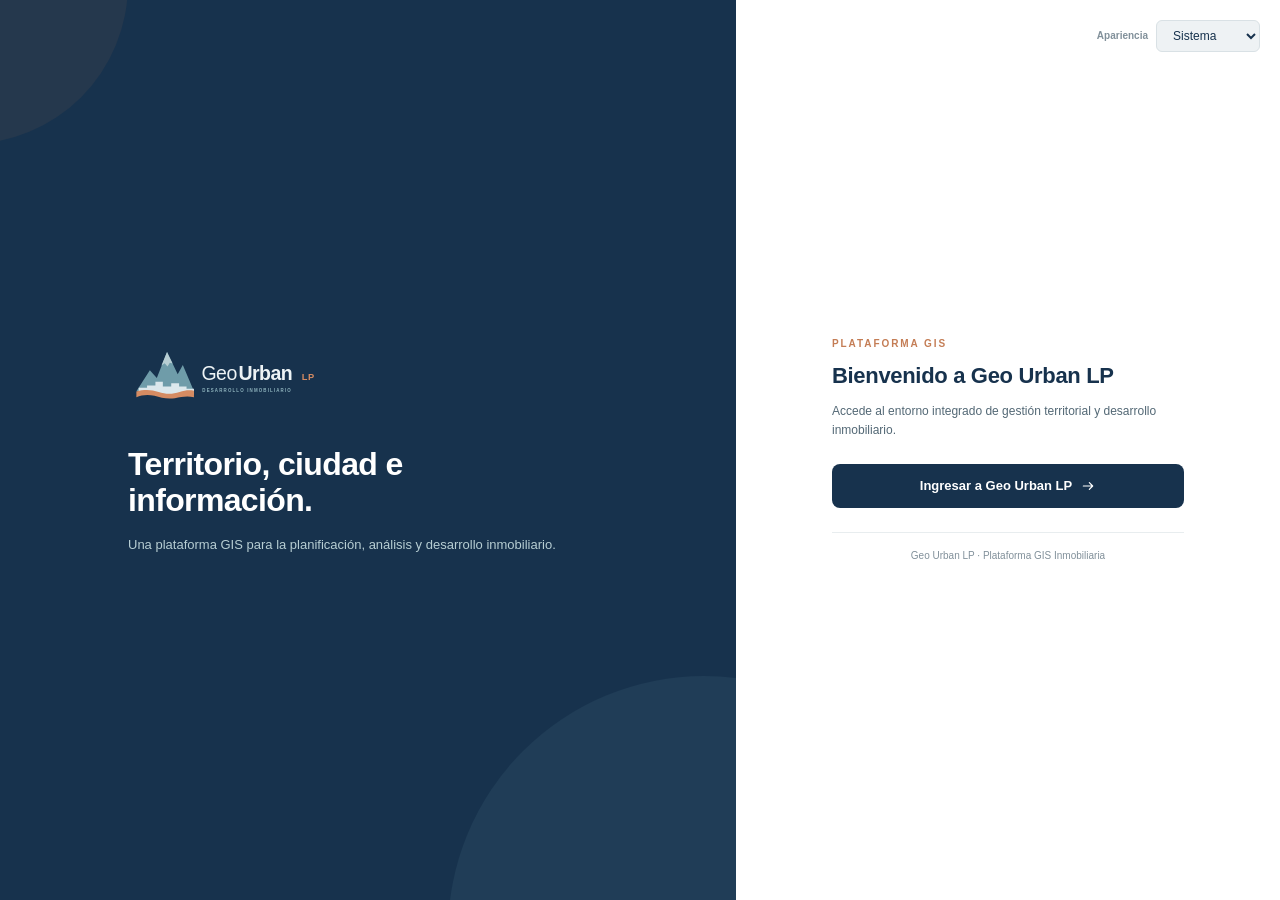
<file: index.html>
<!DOCTYPE html>
<html lang="es">

<head>
    <meta charset="UTF-8">
    <meta name="viewport" content="width=device-width, initial-scale=1.0">
    <meta name="description" content="Geo Urban LP - Plataforma de Desarrollo Inmobiliario">
    <title>Geo Urban LP | Iniciar sesión</title>

    <!-- Favicon -->
    <link rel="icon" href="frontend/assets/icons/geourbanlp-light-icon.svg" type="image/svg+xml">

    <!-- Stylesheets -->
    <link rel="stylesheet" href="index.css">
</head>
<body>
    <main class="login">
        <section class="login-brand">
            <div class="login-brand-content">
                <div class="login-logo">
                    <img
                        src="frontend/assets/icons/geourbanlp-dark-logo.svg"
                        alt=""
                        aria-hidden="true"
                        class="login-logo-image login-logo-dark">
                </div>
                <div class="login-brand-description">
                    <h1>Territorio, ciudad e información.</h1>
                    <p>
                        Una plataforma GIS para la planificación,
                        análisis y desarrollo inmobiliario.
                    </p>
                </div>
            </div>
        </section>
        <section class="login-access">
            <div class="login-theme">
                <label for="select-theme">
                    Apariencia
                </label>
                <select id="select-theme" aria-label="Seleccionar apariencia">
                    <option value="system">Sistema</option>
                    <option value="light">Claro</option>
                    <option value="dark">Oscuro</option>
                </select>
            </div>
            <div class="login-access-content">
                <div class="login-access-header">
                    <span class="login-access-label">
                        PLATAFORMA GIS
                    </span>
                    <h2>Bienvenido a Geo Urban LP</h2>
                    <p>
                        Accede al entorno integrado de gestión territorial
                        y desarrollo inmobiliario.
                    </p>
                </div>
                <button id="btn-ingresar" class="btn-login" type="button">
                    <span>Ingresar a Geo Urban LP</span>
                    <svg viewBox="0 0 24 24" fill="none" aria-hidden="true">
                        <path
                            d="M5 12H19 M14 7L19 12L14 17"
                            stroke="currentColor"
                            stroke-width="1.8"
                            stroke-linecap="round"
                            stroke-linejoin="round"/>
                    </svg>
                </button>
                <div class="login-access-footer">
                    Geo Urban LP · Plataforma GIS Inmobiliaria
                </div>
            </div>
        </section>
    </main>
    <!-- Scripts -->
    <script src="frontend/shared/js/theme.js"></script>
    <script src="index.js"></script>

</body>
</html>
</file>
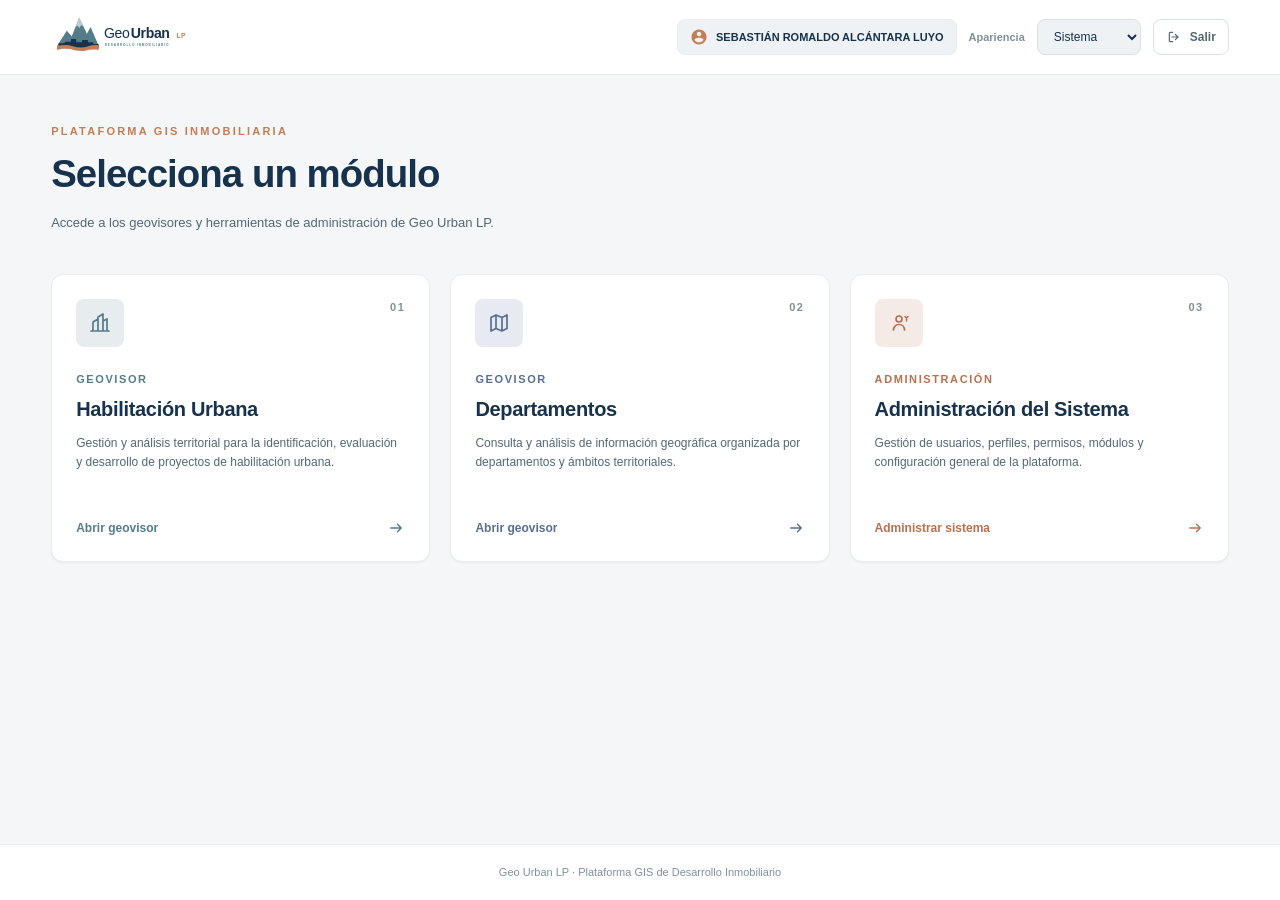
<file: frontend/modules/modules.html>
<!DOCTYPE html>
<html lang="es">

<head>
    <meta charset="UTF-8">
    <meta 
        name="viewport" 
        content="width=device-width, initial-scale=1.0">

    <meta
        name="description"
        content="Geo Urban LP - Plataforma GIS para el desarrollo inmobiliario">

    <title>Geo Urban LP | Módulos</title>

    <!-- Favicon -->
    <link rel="icon" href="../assets/icons/geourbanlp-light-icon.svg" type="image/svg+xml">

    <!-- Stylesheets -->
    <link rel="stylesheet" href="https://fonts.googleapis.com/icon?family=Material+Icons">
    <link rel="stylesheet" href="../shared/css/styles.css">
    <link rel="stylesheet" href="../shared/css/basic.css">
    <link rel="stylesheet" href="../shared/css/messages.css">
    <link rel="stylesheet" href="modules.css">
</head>

<body>
    <header class="modules-header">

        <a
            href="modules.html"
            class="modules-brand"
            aria-label="Ir al inicio de Geo Urban LP">

            <img
                src="../assets/icons/geourbanlp-light-logo.svg"
                alt="Geo Urban LP"
                class="modules-logo modules-logo-light">

            <img
                src="../assets/icons/geourbanlp-dark-logo.svg"
                alt=""
                aria-hidden="true"
                class="modules-logo modules-logo-dark">

        </a>

        <div class="modules-header-actions">

            <div class="user-welcome" aria-label="Usuario">
                <span class="material-icons" aria-hidden="true">account_circle</span>
                <strong data-demo-user-name>SEBASTIÁN ROMALDO ALCÁNTARA LUYO</strong>
            </div>

            <label
                for="select-theme"
                class="theme-label">
                Apariencia
            </label>

            <select
                id="select-theme"
                class="theme-select"
                aria-label="Seleccionar apariencia">

                <option value="system">
                    Sistema
                </option>

                <option value="light">
                    Claro
                </option>

                <option value="dark">
                    Oscuro
                </option>

            </select>

            <button
                id="btn-logout"
                class="btn-logout"
                type="button">

                <svg
                    viewBox="0 0 24 24"
                    fill="none"
                    aria-hidden="true">

                    <path
                        d="M10 5H6.5A1.5 1.5 0 0 0 5 6.5V17.5A1.5 1.5 0 0 0 6.5 19H10M14 8L18 12M18 12L14 16M18 12H9"
                        stroke="currentColor"
                        stroke-width="1.8"
                        stroke-linecap="round"
                        stroke-linejoin="round"/>

                </svg>

                <span>Salir</span>

            </button>

        </div>

    </header>
    <main class="modules-main">
        <section class="modules-introduction">
            <span class="modules-eyebrow">
                PLATAFORMA GIS INMOBILIARIA
            </span>
            <h1>
                Selecciona un módulo
            </h1>
            <p>
                Accede a los geovisores y herramientas de administración
                de Geo Urban LP.
            </p>
        </section>
        <section class="modules-grid" aria-label="Módulos disponibles">
            <!-- =========================== -->
            <!-- HABILITACIÓN URBANA         -->
            <!-- =========================== -->
            <a
                href="../modules/m-habilitacion-urbana/m-habilitacion-urbana.html"
                class="module-card module-card-urban">

                <div class="module-card-header">

                    <div class="module-icon">

                        <svg
                            viewBox="0 0 24 24"
                            fill="none"
                            aria-hidden="true">

                            <path
                                d="M3 20H21
                                   M5 20V11L10 8V20
                                   M10 20V6L15 3V20
                                   M15 20V10L19 8V20"
                                stroke="currentColor"
                                stroke-width="1.7"
                                stroke-linecap="round"
                                stroke-linejoin="round"/>

                        </svg>

                    </div>

                    <span class="module-number">
                        01
                    </span>

                </div>

                <div class="module-card-content">

                    <span class="module-type">
                        GEOVISOR
                    </span>

                    <h2>
                        Habilitación Urbana
                    </h2>

                    <p>
                        Gestión y análisis territorial para la identificación,
                        evaluación y desarrollo de proyectos de habilitación urbana.
                    </p>

                </div>

                <div class="module-card-footer">

                    <span>
                        Abrir geovisor
                    </span>

                    <svg
                        viewBox="0 0 24 24"
                        fill="none"
                        aria-hidden="true">

                        <path
                            d="M5 12H19M14 7L19 12L14 17"
                            stroke="currentColor"
                            stroke-width="1.8"
                            stroke-linecap="round"
                            stroke-linejoin="round"/>

                    </svg>

                </div>

            </a>

            <!-- =========================== -->
            <!-- DEPARTAMENTOS               -->
            <!-- =========================== -->
            <a
                href="../modules/m-departamentos/m-departamentos.html"
                class="module-card module-card-departments">

                <div class="module-card-header">

                    <div class="module-icon">

                        <svg
                            viewBox="0 0 24 24"
                            fill="none"
                            aria-hidden="true">

                            <path
                                d="M4 6.5L9 4L15 6.5L20 4V17.5L15 20L9 17.5L4 20V6.5Z
                                   M9 4V17.5
                                   M15 6.5V20"
                                stroke="currentColor"
                                stroke-width="1.7"
                                stroke-linecap="round"
                                stroke-linejoin="round"/>

                        </svg>

                    </div>

                    <span class="module-number">
                        02
                    </span>

                </div>

                <div class="module-card-content">

                    <span class="module-type">
                        GEOVISOR
                    </span>

                    <h2>
                        Departamentos
                    </h2>

                    <p>
                        Consulta y análisis de información geográfica
                        organizada por departamentos y ámbitos territoriales.
                    </p>

                </div>

                <div class="module-card-footer">

                    <span>
                        Abrir geovisor
                    </span>

                    <svg
                        viewBox="0 0 24 24"
                        fill="none"
                        aria-hidden="true">

                        <path
                            d="M5 12H19M14 7L19 12L14 17"
                            stroke="currentColor"
                            stroke-width="1.8"
                            stroke-linecap="round"
                            stroke-linejoin="round"/>

                    </svg>

                </div>

            </a>

            <!-- =========================== -->
            <!-- ADMINISTRACIÓN              -->
            <!-- =========================== -->
            <a
                href="../modules/m-administracion/m-administracion.html"
                class="module-card module-card-admin">

                <div class="module-card-header">

                    <div class="module-icon">

                        <svg
                            viewBox="0 0 24 24"
                            fill="none"
                            aria-hidden="true">

                            <circle
                                cx="12"
                                cy="8"
                                r="3"
                                stroke="currentColor"
                                stroke-width="1.7"/>

                            <path
                                d="M6.5 19
                                   C6.5 15.8 8.8 13.5 12 13.5
                                   C15.2 13.5 17.5 15.8 17.5 19"
                                stroke="currentColor"
                                stroke-width="1.7"
                                stroke-linecap="round"/>

                            <path
                                d="M18 5.5L19.5 7
                                   M19.5 7L21 5.5
                                   M19.5 7V10"
                                stroke="currentColor"
                                stroke-width="1.5"
                                stroke-linecap="round"
                                stroke-linejoin="round"/>

                        </svg>

                    </div>

                    <span class="module-number">
                        03
                    </span>

                </div>

                <div class="module-card-content">

                    <span class="module-type">
                        ADMINISTRACIÓN
                    </span>

                    <h2>
                        Administración del Sistema
                    </h2>

                    <p>
                        Gestión de usuarios, perfiles, permisos,
                        módulos y configuración general de la plataforma.
                    </p>

                </div>

                <div class="module-card-footer">

                    <span>
                        Administrar sistema
                    </span>

                    <svg
                        viewBox="0 0 24 24"
                        fill="none"
                        aria-hidden="true">

                        <path
                            d="M5 12H19M14 7L19 12L14 17"
                            stroke="currentColor"
                            stroke-width="1.8"
                            stroke-linecap="round"
                            stroke-linejoin="round"/>

                    </svg>

                </div>

            </a>
        </section>

    </main>


    <footer class="modules-footer">

        <span>
            Geo Urban LP · Plataforma GIS de Desarrollo Inmobiliario
        </span>

    </footer>


    <!-- Scripts -->
    <script src="../shared/js/theme.js"></script>
    <script src="../shared/js/messages.js"></script>
    <script src="modules.js"></script>
    <script src="../shared/js/demo-profile.js"></script>

</body>

</html>
</file>
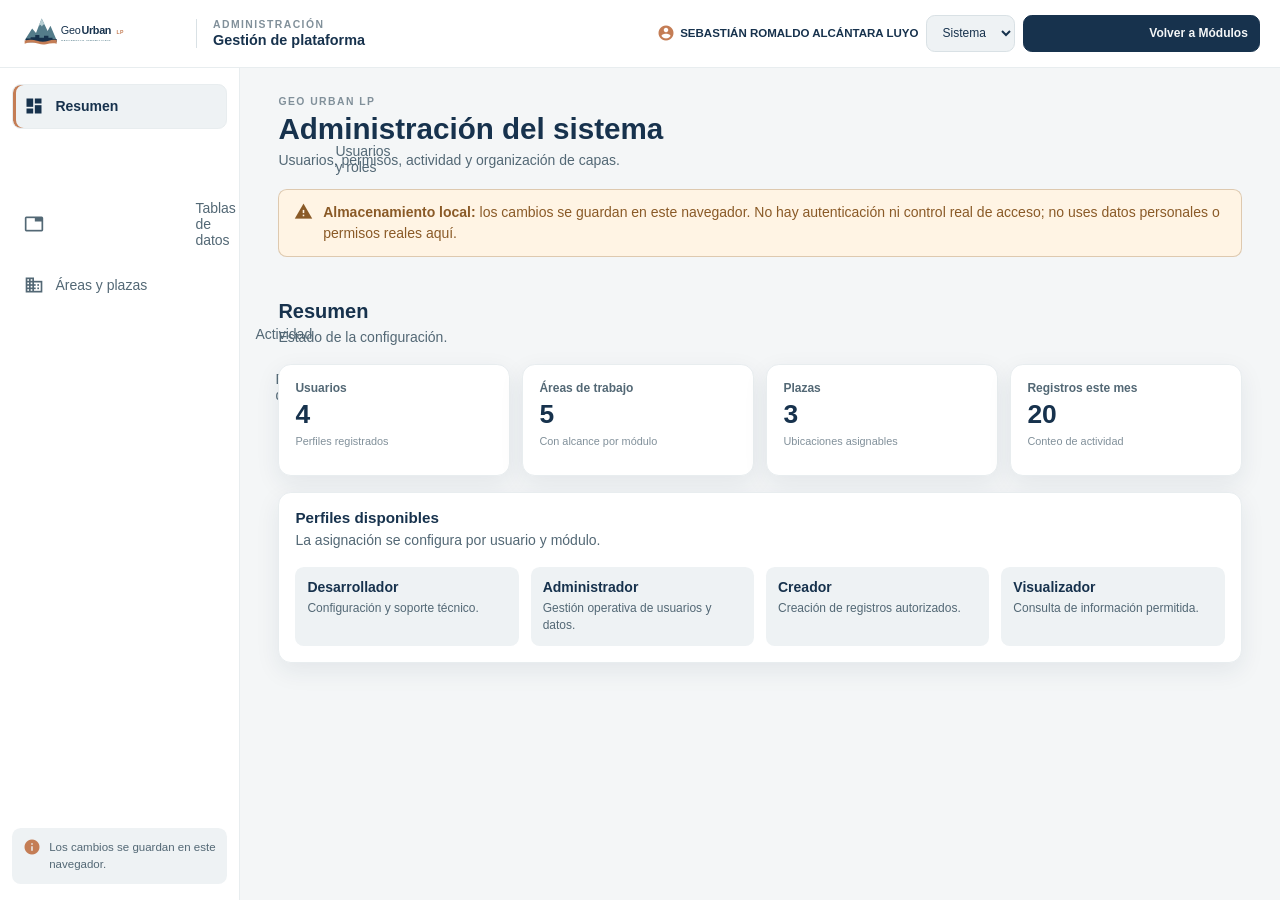
<file: frontend/modules/m-administracion/m-administracion.html>
<!DOCTYPE html>
<html lang="es">
<head>
    <meta charset="UTF-8">
    <meta name="viewport" content="width=device-width, initial-scale=1.0">
    <meta name="description" content="Administración de Geo Urban LP">
    <title>Geo Urban LP | Administración</title>
    <link rel="icon" href="../../assets/icons/geourbanlp-light-icon.svg" type="image/svg+xml">
    <link rel="stylesheet" href="https://fonts.googleapis.com/icon?family=Material+Icons">
    <link rel="stylesheet" href="../../shared/css/styles.css">
    <link rel="stylesheet" href="../../shared/css/basic.css">
    <link rel="stylesheet" href="../../shared/css/messages.css">
    <link rel="stylesheet" href="m-administracion.css">
</head>
<body>
    <div class="admin-app">
        <header class="admin-header">
            <a class="admin-brand" href="../modules.html" aria-label="Volver a módulos">
                <img src="../../assets/icons/geourbanlp-light-logo.svg" alt="Geo Urban LP" class="brand-logo brand-logo-light">
                <img src="../../assets/icons/geourbanlp-dark-logo.svg" alt="" aria-hidden="true" class="brand-logo brand-logo-dark">
            </a>
            <div class="admin-header-title">
                <span>ADMINISTRACIÓN</span>
                <strong>Gestión de plataforma</strong>
            </div>
            <div class="admin-header-actions">
                <div class="user-welcome" aria-label="Usuario actual">
                    <span class="material-icons" aria-hidden="true">account_circle</span>
                    <strong data-demo-user-name>SEBASTIÁN ROMALDO ALCÁNTARA LUYO</strong>
                </div>
                <label class="visually-hidden" for="select-theme">Apariencia</label>
                <select id="select-theme" class="theme-select" aria-label="Seleccionar apariencia">
                    <option value="system">Sistema</option>
                    <option value="light">Claro</option>
                    <option value="dark">Oscuro</option>
                </select>
                <a class="header-link" href="../modules.html">
                    <span class="material-icons" aria-hidden="true">logout</span>
                    <span>Volver a Módulos</span>
                </a>
            </div>
        </header>

        <div class="admin-layout">
            <aside class="admin-sidebar" aria-label="Secciones de administración">
                <nav class="admin-navigation">
                    <button class="nav-item active" type="button" data-view="overview" aria-current="page">
                        <span class="material-icons" aria-hidden="true">dashboard</span><span>Resumen</span>
                    </button>
                    <button class="nav-item" type="button" data-view="users">
                        <span class="material-icons" aria-hidden="true">manage_accounts</span><span>Usuarios y roles</span>
                    </button>
                    <button class="nav-item" type="button" data-view="data-tables">
                        <span class="material-icons" aria-hidden="true">table_view</span><span>Tablas de datos</span>
                    </button>
                    <button class="nav-item" type="button" data-view="areas">
                        <span class="material-icons" aria-hidden="true">domain</span><span>Áreas y plazas</span>
                    </button>
                    <button class="nav-item" type="button" data-view="activity">
                        <span class="material-icons" aria-hidden="true">query_stats</span><span>Actividad</span>
                    </button>
                    <button class="nav-item" type="button" data-view="layers">
                        <span class="material-icons" aria-hidden="true">account_tree</span><span>Estructura de capas</span>
                    </button>
                </nav>
                <div class="sidebar-note">
                    <span class="material-icons" aria-hidden="true">info</span>
                    <p>Los cambios se guardan en este navegador.</p>
                </div>
            </aside>

            <main class="admin-main">
                <div class="page-heading">
                    <div>
                        <span class="eyebrow">GEO URBAN LP</span>
                        <h1>Administración del sistema</h1>
                        <p>Usuarios, permisos, actividad y organización de capas.</p>
                    </div>
                </div>

                <div class="prototype-warning" role="note">
                    <span class="material-icons" aria-hidden="true">warning</span>
                    <p><strong>Almacenamiento local:</strong> los cambios se guardan en este navegador. No hay autenticación ni control real de acceso; no uses datos personales o permisos reales aquí.</p>
                </div>
                <p id="admin-status" class="admin-status" role="status" aria-live="polite"></p>

                <section id="view-overview" class="admin-view">
                    <div class="section-heading">
                        <div><h2>Resumen</h2><p>Estado de la configuración.</p></div>
                    </div>
                    <div class="metric-grid">
                        <article class="metric-card"><span>Usuarios</span><strong id="metric-users">0</strong><small>Perfiles registrados</small></article>
                        <article class="metric-card"><span>Áreas de trabajo</span><strong id="metric-areas">0</strong><small>Con alcance por módulo</small></article>
                        <article class="metric-card"><span>Plazas</span><strong id="metric-plazas">0</strong><small>Ubicaciones asignables</small></article>
                        <article class="metric-card"><span>Registros este mes</span><strong id="metric-activity">0</strong><small>Conteo de actividad</small></article>
                    </div>
                    <div class="content-card role-guide">
                        <div class="section-heading"><div><h3>Perfiles disponibles</h3><p>La asignación se configura por usuario y módulo.</p></div></div>
                        <div class="role-guide-grid">
                            <article><strong>Desarrollador</strong><span>Configuración y soporte técnico.</span></article>
                            <article><strong>Administrador</strong><span>Gestión operativa de usuarios y datos.</span></article>
                            <article><strong>Creador</strong><span>Creación de registros autorizados.</span></article>
                            <article><strong>Visualizador</strong><span>Consulta de información permitida.</span></article>
                        </div>
                    </div>
                </section>

                <section id="view-users" class="admin-view" hidden>
                    <div class="section-heading">
                        <div><h2>Usuarios y roles</h2><p>Asigna área, frentes autorizados y un perfil distinto para cada módulo.</p></div>
                    </div>
                    <div class="content-card form-card">
                        <h3>Agregar usuario</h3>
                        <form id="user-form" class="inline-form">
                            <label>Nombre<input name="name" type="text" required maxlength="80" placeholder="Nombre para mostrar"></label>
                            <label>Correo<input name="email" type="email" required maxlength="120" placeholder="usuario@example.local"></label>
                            <label>Área<select name="areaId" id="new-user-area" required></select></label>
                            <button class="button button-primary" type="submit"><span class="material-icons" aria-hidden="true">person_add</span>Agregar usuario</button>
                        </form>
                    </div>
                    <div id="user-list" class="content-card table-card user-table-card">
                        <div class="user-table-toolbar">
                            <label class="table-search">
                                <span class="material-icons" aria-hidden="true">search</span>
                                <input id="user-search" type="search" aria-label="Buscar usuarios" placeholder="Buscar por nombre, correo, área, plaza o rol">
                            </label>
                            <p id="user-result-count" role="status" aria-live="polite"></p>
                            <p class="user-table-scroll-hint">Desplaza la tabla horizontalmente para ver todos los campos.</p>
                        </div>
                        <div class="table-scroll">
                            <table class="user-table">
                                <colgroup>
                                    <col class="user-column">
                                    <col class="email-column">
                                    <col class="area-column">
                                    <col class="frentes-column">
                                    <col class="habilitacion-column">
                                    <col class="departamentos-column">
                                    <col class="administracion-column">
                                    <col class="actions-column">
                                </colgroup>
                                <thead id="user-table-head"></thead>
                                <tbody id="user-table-body"></tbody>
                            </table>
                            <p id="user-table-empty" class="empty-state" hidden></p>
                        </div>
                    </div>
                </section>

                <section id="view-data-tables" class="admin-view" hidden>
                    <div class="section-heading">
                        <div><h2>Tablas de datos</h2><p>Vista de solo lectura de las tablas cargadas desde backend/data/data.json.</p></div>
                    </div>
                    <div id="json-table-plaza-hu" class="content-card table-card data-json-table"></div>
                    <div id="json-table-frente-hu" class="content-card table-card data-json-table"></div>
                    <div id="json-table-relacion-frentehu-usuario" class="content-card table-card data-json-table"></div>
                    <div id="json-table-usuarios" class="content-card table-card data-json-table"></div>
                </section>

                <section id="view-areas" class="admin-view" hidden>
                    <div class="section-heading">
                        <div><h2>Áreas y plazas</h2><p>La configuración combina el rol del usuario con los módulos habilitados para su área.</p></div>
                    </div>
                    <div class="content-card form-card">
                        <h3>Crear área de trabajo</h3>
                        <form id="area-form" class="inline-form compact-form">
                            <label>Nombre del área<input name="name" type="text" required maxlength="80" placeholder="Ej. Planeamiento"></label>
                            <button class="button button-primary" type="submit"><span class="material-icons" aria-hidden="true">add</span>Agregar área</button>
                        </form>
                    </div>
                    <div id="area-list" class="area-list"></div>
                    <div class="content-card form-card plaza-card">
                        <div class="section-heading"><div><h3>Plazas de Habilitación Urbana</h3><p>Una plaza puede contener uno o más frentes. Los registros deshabilitados quedan protegidos de cambios.</p></div></div>
                        <form id="plaza-form" class="inline-form compact-form">
                            <label>Nombre de plaza<input name="name" type="text" required maxlength="80" placeholder="Ej. Cusco"></label>
                            <button class="button button-primary" type="submit"><span class="material-icons" aria-hidden="true">add_location_alt</span>Agregar plaza</button>
                        </form>
                        <div id="plaza-list" class="plaza-list"></div>
                        <div class="front-management">
                            <div class="section-heading"><div><h3>Frentes de Habilitación Urbana</h3><p>Relaciona cada frente con una plaza habilitada.</p></div></div>
                            <form id="frente-form" class="inline-form compact-form">
                                <label>Nombre de frente<input name="name" type="text" required maxlength="80" placeholder="Ej. Lima Norte"></label>
                                <label>Plaza<select id="frente-plaza" name="plazaId" required></select></label>
                                <button class="button button-primary" type="submit"><span class="material-icons" aria-hidden="true">add_location_alt</span>Agregar frente</button>
                            </form>
                            <div id="frente-list" class="plaza-list front-list"></div>
                        </div>
                    </div>
                </section>

                <section id="view-activity" class="admin-view" hidden>
                    <div class="section-heading">
                        <div><h2>Actividad de creación</h2><p>Consulta cuántos registros creó cada persona por área y mes.</p></div>
                        <button id="btn-export-activity" class="button button-secondary" type="button"><span class="material-icons" aria-hidden="true">download</span>Exportar CSV</button>
                    </div>
                    <div class="prototype-note"><span class="material-icons" aria-hidden="true">info</span>Los conteos mostrados no provienen de eventos auditables del backend.</div>
                    <div class="content-card activity-filters">
                        <label>Mes<input id="activity-month" type="month"></label>
                        <label>Área<select id="activity-area"></select></label>
                        <label>Persona<select id="activity-person"></select></label>
                    </div>
                    <div class="metric-grid activity-metrics">
                        <article class="metric-card"><span>Registros</span><strong id="activity-total">0</strong><small>Según filtros actuales</small></article>
                        <article class="metric-card"><span>Personas activas</span><strong id="activity-people">0</strong><small>Con registros en el periodo</small></article>
                        <article class="metric-card"><span>Áreas activas</span><strong id="activity-areas">0</strong><small>Con registros en el periodo</small></article>
                    </div>
                    <div class="content-card table-card">
                        <div class="table-scroll">
                            <table>
                                <thead><tr><th>Mes</th><th>Área</th><th>Persona</th><th>Registros creados</th></tr></thead>
                                <tbody id="activity-table-body"></tbody>
                            </table>
                        </div>
                        <p id="activity-empty" class="empty-state" hidden>No hay registros para los filtros seleccionados.</p>
                    </div>
                </section>

                <section id="view-layers" class="admin-view" hidden>
                    <div class="section-heading">
                        <div><h2>Estructura de capas</h2><p>Administra grupos anidados y capas para cada módulo. Arrastra los indicadores o usa las flechas para reordenar; la flecha junto a cada grupo permite contraerlo o expandirlo.</p></div>
                        <label class="module-picker">Módulo<select id="structure-module"></select></label>
                    </div>
                    <div class="prototype-note"><span class="material-icons" aria-hidden="true">info</span>La estructura se guarda localmente como configuración; aún no modifica las capas activas del geovisor.</div>
                    <div class="content-card form-card">
                        <h3>Crear grupo principal</h3>
                        <form id="layer-group-form" class="inline-form compact-form">
                            <label>Nombre del grupo principal<input name="name" type="text" required maxlength="80" placeholder="Ej. Información Base"></label>
                            <button class="button button-primary" type="submit"><span class="material-icons" aria-hidden="true">create_new_folder</span>Agregar grupo principal</button>
                        </form>
                    </div>
                    <div id="layer-structure-list" class="layer-structure-list" data-group-list-parent=""></div>
                </section>
            </main>
        </div>
    </div>
    <script src="../../shared/js/theme.js"></script>
    <script src="../../shared/js/messages.js"></script>
    <script src="../../shared/js/markup.js"></script>
    <script src="m-administracion.js"></script>
    <script src="../../shared/js/demo-profile.js"></script>
</body>
</html>
</file>
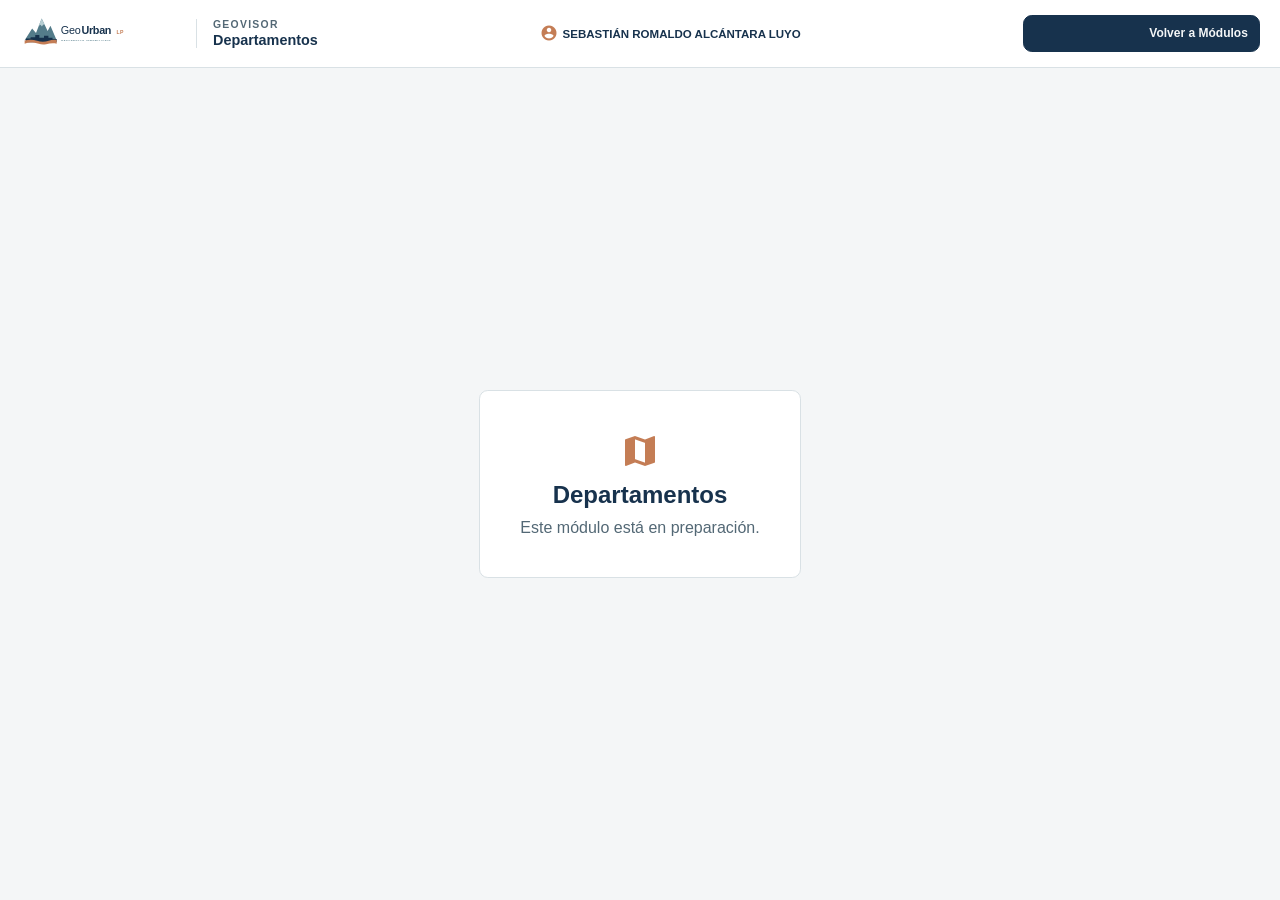
<file: frontend/modules/m-departamentos/m-departamentos.html>
<!DOCTYPE html>
<html lang="es">
<head>
    <meta charset="UTF-8">
    <meta name="viewport" content="width=device-width, initial-scale=1.0">
    <meta name="description" content="Módulo de consulta de departamentos de Geo Urban LP">
    <title>Geo Urban LP | Departamentos</title>
    <link rel="icon" href="../../assets/icons/geourbanlp-light-icon.svg" type="image/svg+xml">
    <link rel="stylesheet" href="https://fonts.googleapis.com/icon?family=Material+Icons">
    <link rel="stylesheet" href="../../shared/css/styles.css">
    <link rel="stylesheet" href="../../shared/css/basic.css">
    <link rel="stylesheet" href="../../shared/css/messages.css">
    <link rel="stylesheet" href="m-departamentos.css">
</head>
<body>
    <div class="departments-page">
        <header class="departments-header">
            <a class="departments-brand" href="../modules.html" aria-label="Geo Urban LP">
                <img src="../../assets/icons/geourbanlp-light-logo.svg" alt="Geo Urban LP" class="departments-logo departments-logo-light">
                <img src="../../assets/icons/geourbanlp-dark-logo.svg" alt="" aria-hidden="true" class="departments-logo departments-logo-dark">
            </a>
            <div class="departments-title">
                <span>GEOVISOR</span>
                <strong>Departamentos</strong>
            </div>
            <div class="user-welcome" aria-label="Usuario actual">
                <span class="material-icons" aria-hidden="true">account_circle</span>
                <strong data-demo-user-name>SEBASTIÁN ROMALDO ALCÁNTARA LUYO</strong>
            </div>
            <a class="departments-back" href="../modules.html" aria-label="Volver a Módulos">
                <span class="material-icons" aria-hidden="true">logout</span>
                <span>Volver a Módulos</span>
            </a>
        </header>
        <main class="departments-main">
            <section class="departments-placeholder">
                <span class="material-icons" aria-hidden="true">map</span>
                <h1>Departamentos</h1>
                <p>Este módulo está en preparación.</p>
            </section>
        </main>
    </div>
    <script src="../../shared/js/messages.js"></script>
    <script src="../../shared/js/demo-profile.js"></script>
</body>
</html>
</file>
<file: index.css>
/* ===================== */
/* DESIGN TOKENS         */
/* ===================== */

:root {
    color-scheme: light;

    /* Brand */

    --colour-primary: #17324D;
    --colour-primary-hover: #21445F;
    --colour-primary-active: #10283D;

    --colour-primary-200: #B7CED3;
    --colour-primary-500: #547C8A;
    --colour-primary-900: #17324D;

    --colour-accent: #C47D55;

    /* Backgrounds */

    --colour-background: #F4F6F7;
    --colour-surface: #FFFFFF;
    --colour-surface-secondary: #EEF2F4;
    --colour-surface-hover: #F1F4F5;

    /* Typography */

    --colour-text-primary: #17324D;
    --colour-text-secondary: #536875;
    --colour-text-tertiary: #81909A;
    --colour-text-inverse: #FFFFFF;

    --font-family:
        "Century Gothic",
        "Avenir Next",
        "Segoe UI",
        sans-serif;

    --font-size-sm: 0.625rem;
    --font-size-base: 0.75rem;
    --font-size-lg: 0.8125rem;
    --font-size-3xl: 1.125rem;
    --font-size-4xl: 1.375rem;

    --font-weight-regular: 400;
    --font-weight-semibold: 600;
    --font-weight-bold: 700;

    --line-height-tight: 1.2;
    --line-height-normal: 1.4;
    --line-height-relaxed: 1.6;

    /* Borders */

    --colour-border: #D9E1E5;
    --colour-border-subtle: #E8EDEF;
    --colour-border-strong: #BAC7CD;

    /* Spacing */

    --spacing-2: 0.5rem;
    --spacing-3: 0.75rem;
    --spacing-4: 1rem;
    --spacing-5: 1.25rem;
    --spacing-6: 1.5rem;
    --spacing-8: 2rem;

    /* Components */

    --radius-sm: 0.25rem;
    --radius-md: 0.375rem;
    --radius-lg: 0.5rem;

    --shadow-sm: 0 1px 2px rgb(23 50 77 / 6%);
    --shadow-md: 0 3px 8px rgb(23 50 77 / 10%);

    /* Interaction */

    --colour-focus: #547C8A;
    --colour-selection: #B7CED3;
    --colour-on-primary: #FFFFFF;
}

/* ===================== */
/* DARK MODE             */
/* ===================== */

[data-theme="dark"] {
    color-scheme: dark;

    --colour-primary: #6F9CA9;
    --colour-primary-hover: #88AFBA;
    --colour-primary-active: #9FC0C8;

    --colour-background: #0D1822;
    --colour-surface: #132330;
    --colour-surface-secondary: #192C3A;
    --colour-surface-hover: #1D3342;

    --colour-text-primary: #EDF3F5;
    --colour-text-secondary: #B7C6CC;
    --colour-text-tertiary: #8498A1;
    --colour-text-inverse: #FFFFFF;

    --colour-border: #294251;
    --colour-border-subtle: #203744;
    --colour-border-strong: #3D5967;

    --colour-accent: #D58B62;
    --colour-focus: #8FB4BE;
    --colour-selection: #315565;
    --colour-on-primary: #0D202C;

    --shadow-sm: 0 1px 2px rgb(0 0 0 / 20%);
    --shadow-md: 0 3px 8px rgb(0 0 0 / 28%);
}

/* ===================== */
/* GLOBAL                */
/* ===================== */

*,
*::before,
*::after {
    box-sizing: border-box;
}

html {
    min-height: 100%;
    font-size: 16px;
    scroll-behavior: smooth;
}

body {
    min-height: 100%;
    margin: 0;

    background-color: var(--colour-background);
    color: var(--colour-text-primary);

    font-family: var(--font-family);
    font-size: var(--font-size-base);
    font-weight: var(--font-weight-regular);
    line-height: var(--line-height-normal);

    transition:
        background-color 0.2s ease,
        color 0.2s ease;
}

button,
select {
    font: inherit;
}

::selection {
    background-color: var(--colour-selection);
    color: var(--colour-text-primary);
}

:focus-visible {
    outline: 2px solid var(--colour-focus);
    outline-offset: 3px;
}

/* ===================== */
/* LOGIN                 */
/* ===================== */

.login {
    width: 100%;
    min-height: 100vh;

    display: grid;
    grid-template-columns: 1.15fr 0.85fr;

    background-color: var(--colour-background);
}

/* ===================== */
/* BRAND                 */
/* ===================== */

.login .login-brand {
    position: relative;

    display: flex;
    align-items: center;
    justify-content: center;

    padding: var(--spacing-8);

    background-color: var(--colour-primary-900);

    overflow: hidden;
}

.login .login-brand::before,
.login .login-brand::after {
    content: "";
    position: absolute;

    border-radius: 50%;

    pointer-events: none;
}

.login .login-brand::before {
    width: 20rem;
    height: 20rem;

    left: -12rem;
    top: -11rem;

    background-color: var(--colour-accent);
    opacity: 0.08;
}

.login .login-brand::after {
    width: 32rem;
    height: 32rem;

    right: -14rem;
    bottom: -18rem;

    background-color: var(--colour-primary-500);
    opacity: 0.15;
}

.login .login-brand .login-brand-content {
    position: relative;
    z-index: 1;

    width: 100%;
    max-width: 30rem;
}


/* ===================== */
/* LOGO                  */
/* ===================== */

.login .login-brand .login-brand-content .login-logo {
    display: flex;
    align-items: center;
}

.login .login-brand .login-brand-content .login-logo .login-logo-image {
    display: flex;

    width: 18rem;
    max-width: 100%;
    height: auto;
}


/* ===================== */
/* BRAND DESCRIPTION     */
/* ===================== */

.login .login-brand .login-brand-content .login-brand-description {
    margin-top: var(--spacing-8);
}

.login .login-brand .login-brand-content .login-brand-description h1 {
    max-width: 25rem;
    margin: 0;

    color: var(--colour-text-inverse);

    font-size: 2rem;
    font-weight: var(--font-weight-semibold);
    line-height: 1.15;
    letter-spacing: -0.04rem;
}

.login .login-brand .login-brand-content .login-brand-description p {
    max-width: 27rem;
    margin: var(--spacing-4) 0 0;

    color: var(--colour-primary-200);

    font-size: var(--font-size-lg);
    line-height: var(--line-height-relaxed);
}


/* ===================== */
/* ACCESS                */
/* ===================== */

.login .login-access {
    position: relative;

    display: flex;
    align-items: center;
    justify-content: center;

    padding: var(--spacing-8);

    background-color: var(--colour-surface);

    transition: background-color 0.2s ease;
}

.login .login-access .login-access-content {
    width: 100%;
    max-width: 22rem;
}

.login .login-access .login-access-content .login-access-header .login-access-label {
    display: flex;
    margin-bottom: var(--spacing-3);
    color: var(--colour-accent);
    font-size: var(--font-size-sm);
    font-weight: var(--font-weight-bold);
    letter-spacing: 0.12rem;
}

.login .login-access .login-access-content .login-access-header h2 {
    margin: 0;

    color: var(--colour-text-primary);

    font-size: var(--font-size-4xl);
    font-weight: var(--font-weight-semibold);
    line-height: var(--line-height-tight);
    letter-spacing: -0.02rem;
}

.login .login-access .login-access-content .login-access-header p {
    margin: var(--spacing-3) 0 0;

    color: var(--colour-text-secondary);

    font-size: var(--font-size-base);
    line-height: var(--line-height-relaxed);
}


/* ===================== */
/* THEME SELECTOR        */
/* ===================== */

.login .login-access .login-theme {
    position: absolute;
    top: var(--spacing-5);
    right: var(--spacing-5);
    display: flex;
    align-items: center;
    gap: var(--spacing-2);
}

.login .login-access .login-theme label {
    color: var(--colour-text-tertiary);

    font-size: var(--font-size-sm);
    font-weight: var(--font-weight-semibold);
}

.login .login-access .login-theme select {
    min-width: 6.5rem;
    height: 2rem;

    padding: 0 var(--spacing-3);

    border: 1px solid var(--colour-border);
    border-radius: var(--radius-md);

    background-color: var(--colour-surface-secondary);
    color: var(--colour-text-primary);

    font-size: var(--font-size-base);

    cursor: pointer;
}

.login .login-access .login-theme select:hover {
    border-color: var(--colour-border-strong);
    background-color: var(--colour-surface-hover);
}


/* ===================== */
/* LOGIN BUTTON          */
/* ===================== */

.login .login-access .login-access-content .btn-login {
    width: 100%;
    min-height: 2.75rem;
    margin-top: var(--spacing-6);
    display: flex;
    align-items: center;
    justify-content: center;
    gap: var(--spacing-2);
    border: none;
    border-radius: var(--radius-lg);
    background-color: var(--colour-primary);
    color: var(--colour-on-primary);
    font-family: inherit;
    font-size: var(--font-size-lg);
    font-weight: var(--font-weight-semibold);
    cursor: pointer;
    transition:
        background-color 0.15s ease,
        transform 0.15s ease,
        box-shadow 0.15s ease;
}

.login .login-access .login-access-content .btn-login svg {
    width: 1rem;
    height: 1rem;
    flex-shrink: 0;
    transition: transform 0.15s ease;
}

.login .login-access .login-access-content .btn-login:hover {
    background-color: var(--colour-primary-hover);
    box-shadow: var(--shadow-md);
}

.login .login-access .login-access-content .btn-login:hover svg {
    transform: translateX(0.15rem);
}

.login .login-access .login-access-content .btn-login:active {
    background-color: var(--colour-primary-active);
    transform: translateY(1px);
}

/* ===================== */
/* FOOTER                */
/* ===================== */

.login .login-access .login-access-content .login-access-footer {
    margin-top: var(--spacing-6);
    padding-top: var(--spacing-4);
    border-top: 1px solid var(--colour-border-subtle);
    color: var(--colour-text-tertiary);
    font-size: var(--font-size-sm);
    text-align: center;
}


/* ===================== */
/* DARK MODE DETAILS     */
/* ===================== */

[data-theme="dark"] .login .login-brand {
    background-color: #0B1C2B;
}

[data-theme="dark"] .login .login-brand .login-brand-content .login-brand-description p {
    color: #B7CED3;
}

/* ===================== */
/* RESPONSIVE            */
/* ===================== */

@media (max-width: 720px) {

    .login {
        grid-template-columns: 1fr;
    }

    .login .login-brand {
        min-height: 17rem;
        padding: var(--spacing-6);
    }

    .login .login-brand .login-brand-content {
        max-width: 24rem;
    }

    .login .login-brand .login-brand-content .login-logo .login-logo-image {
        width: 15rem;
    }

    .login .login-brand .login-brand-content .login-brand-description {
        margin-top: var(--spacing-5);
    }

    .login .login-brand .login-brand-content .login-brand-description h1 {
        font-size: var(--font-size-4xl);
    }

    .login .login-access {
        padding:
            5rem
            var(--spacing-6)
            var(--spacing-8);
    }

    .login .login-access .login-theme {
        top: var(--spacing-4);
        right: var(--spacing-4);
    }

}

@media (max-width: 420px) {

    .login .login-brand {
        min-height: 15rem;
        padding: var(--spacing-5);
    }

    .login .login-brand .login-brand-content .login-logo .login-logo-image {
        width: 13rem;
    }

    .login .login-brand .login-brand-content .login-brand-description h1 {
        font-size: var(--font-size-3xl);
    }

    .login .login-brand .login-brand-content .login-brand-description p {
        font-size: var(--font-size-base);
    }

    .login .login-access {
        padding:
            5rem
            var(--spacing-5)
            var(--spacing-8);
    }

    .login .login-access .login-access-content {
        max-width: 100%;
    }

    .login .login-access .login-theme label {
        display: none;
    }

}
</file>
<file: frontend/shared/css/styles.css>
:root {
    --colour-primary: #17324D;
    --colour-primary-hover: #21445F;
    --colour-accent: #C47D55;
    --colour-background: #F4F6F7;
    --colour-surface: #FFFFFF;
    --colour-surface-secondary: #EEF2F4;
    --colour-surface-hover: #F7F9FA;
    --colour-text-primary: #17324D;
    --colour-text-secondary: #536875;
    --colour-text-tertiary: #81909A;
    --colour-border: #D9E1E5;
    --colour-border-subtle: #E8EDEF;
    --colour-success: #3F746C;
    --colour-danger: #B65454;

    --primary: var(--colour-primary);
    --primary-hover: var(--colour-primary-hover);
    --accent: var(--colour-accent);
    --background: var(--colour-background);
    --surface: var(--colour-surface);
    --surface-secondary: var(--colour-surface-secondary);
    --surface-hover: var(--colour-surface-hover);
    --text: var(--colour-text-primary);
    --text-secondary: var(--colour-text-secondary);
    --text-tertiary: var(--colour-text-tertiary);
    --border: var(--colour-border);
    --border-subtle: var(--colour-border-subtle);
    --success: var(--colour-success);
    --danger: var(--colour-danger);
}

[data-theme="dark"] {
    --colour-primary: #DCE8EC;
    --colour-primary-hover: #FFFFFF;
    --colour-accent: #D58B62;
    --colour-background: #0D1822;
    --colour-surface: #132330;
    --colour-surface-secondary: #192C3A;
    --colour-surface-hover: #1D3342;
    --colour-text-primary: #EDF3F5;
    --colour-text-secondary: #B7C6CC;
    --colour-text-tertiary: #8498A1;
    --colour-border: #294251;
    --colour-border-subtle: #203744;
}
</file>
<file: frontend/shared/css/basic.css>
*,
*::before,
*::after {
    box-sizing: border-box;
}
</file>
<file: frontend/shared/css/messages.css>
.message-dialog {
    box-sizing: border-box;
    width: min(28rem, calc(100% - 2rem));
    max-height: calc(100% - 2rem);
    padding: 1.5rem;
    border: 1px solid var(--border, #D9E1E5);
    border-radius: 0.8rem;
    background: var(--surface, #FFFFFF);
    color: var(--text, #17324D);
    box-shadow: 0 20px 60px rgb(13 24 34 / 25%);
    font: 0.875rem/1.5 "Century Gothic", "Avenir Next", "Segoe UI", sans-serif;
}

.message-dialog::backdrop {
    background: rgb(13 24 34 / 58%);
}

.message-content {
    display: flex;
    align-items: flex-start;
    gap: 1rem;
}

.message-icon {
    display: grid;
    width: 2.5rem;
    height: 2.5rem;
    flex: 0 0 2.5rem;
    place-items: center;
    border: 1px solid currentColor;
    border-radius: 50%;
    font-size: 1.25rem;
    font-weight: 700;
    line-height: 1;
}

.message-icon--info { color: var(--text-secondary, #536875); }
.message-icon--success { color: var(--success, #3F746C); }
.message-icon--warning { color: var(--warning, #8A5A27); }
.message-icon--error { color: var(--danger, #B65454); }

[data-theme="dark"] .message-icon--success { color: #7FAF9F; }
[data-theme="dark"] .message-icon--warning { color: #F3C37A; }
[data-theme="dark"] .message-icon--error { color: #E08B8B; }

.message-copy {
    min-width: 0;
    overflow-wrap: anywhere;
}

.message-title {
    margin: 0 0 0.35rem;
    color: inherit;
    font-size: 1rem;
    line-height: 1.35;
}

.message-description {
    margin: 0;
    color: var(--text-secondary, #536875);
    white-space: pre-wrap;
}

.message-actions {
    display: flex;
    flex-wrap: wrap;
    justify-content: flex-end;
    gap: 0.5rem;
    margin-top: 1.5rem;
}

.message-button,
.message-dismiss {
    cursor: pointer;
    font: inherit;
}

.message-button {
    min-height: 2.5rem;
    padding: 0.5rem 1rem;
    border: 1px solid var(--border, #D9E1E5);
    border-radius: 0.55rem;
    font-weight: 700;
}

.message-button--primary {
    border-color: #17324D;
    background: #17324D;
    color: #FFFFFF;
}

.message-button--primary:hover {
    background: #21445F;
}

.message-button--secondary {
    background: var(--surface-secondary, #EEF2F4);
    color: var(--text, #17324D);
}

.message-button:focus-visible,
.message-dismiss:focus-visible {
    outline: 2px solid var(--accent, #C47D55);
    outline-offset: 3px;
}

.message-notifications {
    box-sizing: border-box;
    position: fixed;
    z-index: 1000;
    right: 1rem;
    bottom: 1rem;
    display: flex;
    width: min(23rem, calc(100% - 2rem));
    max-height: calc(100% - 2rem);
    flex-direction: column;
    gap: 0.75rem;
    overflow-y: auto;
    font: 0.875rem/1.5 "Century Gothic", "Avenir Next", "Segoe UI", sans-serif;
}

.message-notification {
    box-sizing: border-box;
    display: flex;
    align-items: flex-start;
    gap: 0.75rem;
    padding: 1rem;
    border: 1px solid var(--border, #D9E1E5);
    border-radius: 0.8rem;
    background: var(--surface, #FFFFFF);
    color: var(--text, #17324D);
    box-shadow: 0 8px 24px rgb(13 24 34 / 16%);
}

.message-notification .message-content {
    flex: 1;
    min-width: 0;
}

.message-dismiss {
    padding: 0 0.25rem;
    border: 0;
    background: transparent;
    color: var(--text-secondary, #536875);
    font-size: 1.25rem;
    line-height: 1;
}
</file>
<file: frontend/modules/modules.css>
/* ===================== */
/* DESIGN TOKENS         */
/* ===================== */

:root {
    color-scheme: light;

    /* BRAND */

    --colour-primary-active: #10283D;

    --colour-secondary: #547C8A;

    /* TYPOGRAPHY */

    --colour-text-inverse: #FFFFFF;

    --font-family:
        "Century Gothic",
        "Avenir Next",
        "Segoe UI",
        sans-serif;

    --font-size-sm: 0.6875rem;
    --font-size-base: 0.75rem;
    --font-size-lg: 0.8125rem;
    --font-size-3xl: 1.25rem;
    --font-size-4xl: 1.75rem;

    --font-weight-regular: 400;
    --font-weight-semibold: 600;
    --font-weight-bold: 700;


    /* BORDERS */

    --colour-border-strong: #BAC7CD;


    /* INTERACTION */

    --colour-focus: #547C8A;
    --colour-selection: #B7CED3;


    /* SPACING */

    --spacing-2: 0.5rem;
    --spacing-3: 0.75rem;
    --spacing-4: 1rem;
    --spacing-5: 1.25rem;
    --spacing-6: 1.5rem;
    --spacing-8: 2rem;
    --spacing-10: 2.5rem;
    --spacing-12: 3rem;


    /* COMPONENTS */

    --radius-sm: 0.25rem;
    --radius-md: 0.5rem;
    --radius-lg: 0.75rem;

    --shadow-sm:
        0 1px 2px rgb(23 50 77 / 5%);

    --shadow-md:
        0 6px 20px rgb(23 50 77 / 8%);

    --shadow-lg:
        0 12px 30px rgb(23 50 77 / 12%);


    /* MODULES */

    --module-urban: #547C8A;
    --module-departments: #596E92;
    --module-admin: #B97051;
}


/* ===================== */
/* DARK MODE             */
/* ===================== */

[data-theme="dark"] {
    color-scheme: dark;

    --colour-primary-active: #B7CED3;

    --colour-secondary: #7FA5AF;

    --colour-text-inverse: #0D1822;

    --colour-border-strong: #3D5967;

    --colour-focus: #8FB4BE;
    --colour-selection: #315565;

    --shadow-sm:
        0 1px 2px rgb(0 0 0 / 18%);

    --shadow-md:
        0 6px 20px rgb(0 0 0 / 22%);

    --shadow-lg:
        0 12px 30px rgb(0 0 0 / 30%);

    --module-urban: #7FA5AF;
    --module-departments: #8998C0;
    --module-admin: #D58B62;
}


/* ===================== */
/* GLOBAL                */
/* ===================== */


html {
    min-height: 100%;
    font-size: 16px;
    scroll-behavior: smooth;
}

body {
    min-height: 100vh;
    margin: 0;

    display: flex;
    flex-direction: column;

    background-color: var(--colour-background);
    color: var(--colour-text-primary);

    font-family: var(--font-family);
    font-size: var(--font-size-base);
    font-weight: var(--font-weight-regular);
    line-height: 1.5;

    transition:
        background-color 0.2s ease,
        color 0.2s ease;
}

button,
select {
    font: inherit;
}

a {
    color: inherit;
    text-decoration: none;
}

::selection {
    background-color: var(--colour-selection);
    color: var(--colour-text-primary);
}

:focus-visible {
    outline: 2px solid var(--colour-focus);
    outline-offset: 3px;
}


/* ===================== */
/* HEADER                */
/* ===================== */

.modules-header {
    min-height: 4.5rem;

    display: flex;
    align-items: center;
    justify-content: space-between;

    gap: var(--spacing-5);

    padding:
        var(--spacing-3)
        clamp(1.25rem, 4vw, 4rem);

    border-bottom:
        1px solid var(--colour-border-subtle);

    background-color:
        var(--colour-surface);
}


/* ===================== */
/* BRAND                 */
/* ===================== */

.modules-header .modules-brand {
    display: inline-flex;
    align-items: center;

    min-width: 0;
}

.modules-header .modules-brand .modules-logo {
    display: block;

    width: 13rem;
    max-width: 100%;
    height: auto;
}

.modules-header .modules-brand .modules-logo-light {
    display: block;
}

.modules-header .modules-brand .modules-logo-dark {
    display: none;
}

[data-theme="dark"] .modules-header .modules-brand .modules-logo-light {
    display: none;
}

[data-theme="dark"] .modules-header .modules-brand .modules-logo-dark {
    display: block;
}


/* ===================== */
/* HEADER ACTIONS        */
/* ===================== */

.modules-header .modules-header-actions {
    display: flex;
    align-items: center;

    gap: var(--spacing-3);
}

.modules-header .modules-header-actions .user-welcome {
    display: flex;
    min-width: 0;
    min-height: 2.25rem;
    align-items: center;
    gap: var(--spacing-2);
    padding: 0 var(--spacing-3);
    border: 1px solid var(--colour-border-subtle);
    border-radius: var(--radius-md);
    background: var(--colour-surface-secondary);
    color: var(--colour-text-primary);
}

.modules-header .modules-header-actions .user-welcome .material-icons {
    flex: 0 0 auto;
    color: var(--colour-accent);
    font-size: 1.15rem;
}

.modules-header .modules-header-actions .user-welcome strong {
    max-width: 18rem;
    overflow: hidden;
    font-size: var(--font-size-sm);
    font-weight: var(--font-weight-semibold);
    text-overflow: ellipsis;
    white-space: nowrap;
}


/* ===================== */
/* THEME SELECTOR        */
/* ===================== */

.modules-header .modules-header-actions .theme-label {
    color: var(--colour-text-tertiary);

    font-size: var(--font-size-sm);
    font-weight: var(--font-weight-semibold);
}

.modules-header .modules-header-actions .theme-select {
    height: 2.25rem;
    min-width: 6.5rem;

    padding:
        0
        var(--spacing-3);

    border:
        1px solid var(--colour-border);

    border-radius:
        var(--radius-md);

    background-color:
        var(--colour-surface-secondary);

    color:
        var(--colour-text-primary);

    cursor: pointer;

    transition:
        border-color 0.15s ease,
        background-color 0.15s ease;
}

.modules-header .modules-header-actions .theme-select:hover {
    border-color:
        var(--colour-border-strong);

    background-color:
        var(--colour-surface-hover);
}


/* ===================== */
/* LOGOUT                */
/* ===================== */

.modules-header .modules-header-actions .btn-logout {
    min-height: 2.25rem;

    display: inline-flex;
    align-items: center;
    justify-content: center;

    gap: var(--spacing-2);

    padding:
        0
        var(--spacing-3);

    border:
        1px solid var(--colour-border);

    border-radius:
        var(--radius-md);

    background-color:
        var(--colour-surface);

    color:
        var(--colour-text-secondary);

    font-size:
        var(--font-size-base);

    font-weight:
        var(--font-weight-semibold);

    cursor: pointer;

    transition:
        border-color 0.15s ease,
        background-color 0.15s ease,
        color 0.15s ease;
}

.modules-header .modules-header-actions .btn-logout svg {
    width: 1rem;
    height: 1rem;

    flex-shrink: 0;
}

.modules-header .modules-header-actions .btn-logout:hover {
    border-color:
        var(--colour-border-strong);

    background-color:
        var(--colour-surface-hover);

    color:
        var(--colour-text-primary);
}


/* ===================== */
/* MAIN                  */
/* ===================== */

.modules-main {
    width: 100%;
    max-width: 82rem;

    margin: 0 auto;

    flex: 1;

    padding:
        var(--spacing-12)
        clamp(1.25rem, 4vw, 4rem);
}


/* ===================== */
/* INTRODUCTION          */
/* ===================== */

.modules-main .modules-introduction {
    max-width: 42rem;
}

.modules-main .modules-introduction .modules-eyebrow {
    display: block;

    margin-bottom:
        var(--spacing-3);

    color:
        var(--colour-accent);

    font-size:
        var(--font-size-sm);

    font-weight:
        var(--font-weight-bold);

    letter-spacing:
        0.14rem;
}

.modules-main .modules-introduction h1 {
    margin: 0;

    color:
        var(--colour-text-primary);

    font-size:
        clamp(1.75rem, 3vw, 2.5rem);

    font-weight:
        var(--font-weight-semibold);

    line-height: 1.15;

    letter-spacing:
        -0.06rem;
}

.modules-main .modules-introduction p {
    max-width: 38rem;

    margin:
        var(--spacing-4)
        0
        0;

    color:
        var(--colour-text-secondary);

    font-size:
        var(--font-size-lg);

    line-height: 1.7;
}


/* ===================== */
/* MODULES GRID          */
/* ===================== */

.modules-main .modules-grid {
    display: grid;

    grid-template-columns:
        repeat(3, minmax(0, 1fr));

    gap:
        var(--spacing-5);

    margin-top:
        var(--spacing-10);
}


/* ===================== */
/* MODULE CARD           */
/* ===================== */

.modules-main .modules-grid .module-card {
    --module-colour:
        var(--colour-secondary);

    position: relative;

    min-width: 0;
    min-height: 18rem;

    display: flex;
    flex-direction: column;

    padding:
        var(--spacing-6);

    border:
        1px solid var(--colour-border-subtle);

    border-radius:
        var(--radius-lg);

    background-color:
        var(--colour-surface);

    box-shadow:
        var(--shadow-sm);

    overflow: hidden;

    transition:
        border-color 0.18s ease,
        box-shadow 0.18s ease,
        transform 0.18s ease;
}


/* TOP ACCENT */

.modules-main .modules-grid .module-card::before {
    content: "";

    position: absolute;

    top: 0;
    left: 0;

    width: 100%;
    height: 0.2rem;

    background-color:
        var(--module-colour);

    opacity: 0;

    transition:
        opacity 0.18s ease;
}

.modules-main .modules-grid .module-card:hover {
    border-color:
        var(--module-colour);

    box-shadow:
        var(--shadow-lg);

    transform:
        translateY(-0.2rem);
}

.modules-main .modules-grid .module-card:hover::before {
    opacity: 1;
}


/* ===================== */
/* MODULE COLOURS        */
/* ===================== */

.modules-main .modules-grid .module-card-urban {
    --module-colour:
        var(--module-urban);
}

.modules-main .modules-grid .module-card-departments {
    --module-colour:
        var(--module-departments);
}

.modules-main .modules-grid .module-card-admin {
    --module-colour:
        var(--module-admin);
}


/* ===================== */
/* CARD HEADER           */
/* ===================== */

.modules-main .modules-grid .module-card.module-card-admin .module-card-header,
.modules-main .modules-grid .module-card.module-card-departments .module-card-header,
.modules-main .modules-grid .module-card.module-card-urban .module-card-header {
    display: flex;
    align-items: flex-start;
    justify-content: space-between;

    gap:
        var(--spacing-4);
}

.modules-main .modules-grid .module-card.module-card-admin .module-card-header .module-icon,
.modules-main .modules-grid .module-card.module-card-departments .module-card-header .module-icon,
.modules-main .modules-grid .module-card.module-card-urban .module-card-header .module-icon {
    width: 3rem;
    height: 3rem;

    display: flex;
    align-items: center;
    justify-content: center;

    flex-shrink: 0;

    border-radius:
        var(--radius-md);

    background-color:
        color-mix(
            in srgb,
            var(--module-colour) 14%,
            transparent
        );

    color:
        var(--module-colour);
}

.modules-main .modules-grid .module-card.module-card-admin .module-card-header .module-icon svg,
.modules-main .modules-grid .module-card.module-card-departments .module-card-header .module-icon svg,
.modules-main .modules-grid .module-card.module-card-urban .module-card-header .module-icon svg {
    width: 1.5rem;
    height: 1.5rem;
}

.modules-main .modules-grid .module-card.module-card-admin .module-card-header .module-number,
.modules-main .modules-grid .module-card.module-card-departments .module-card-header .module-number,
.modules-main .modules-grid .module-card.module-card-urban .module-card-header .module-number {
    color:
        var(--colour-text-tertiary);

    font-size:
        var(--font-size-sm);

    font-weight:
        var(--font-weight-bold);

    letter-spacing:
        0.1rem;
}


/* ===================== */
/* CARD CONTENT          */
/* ===================== */

.modules-main .modules-grid .module-card.module-card-admin .module-card-content,
.modules-main .modules-grid .module-card.module-card-departments .module-card-content,
.modules-main .modules-grid .module-card.module-card-urban .module-card-content {
    margin-top:
        var(--spacing-6);
}

.modules-main .modules-grid .module-card.module-card-admin .module-card-content .module-type,
.modules-main .modules-grid .module-card.module-card-departments .module-card-content .module-type,
.modules-main .modules-grid .module-card.module-card-urban .module-card-content .module-type {
    display: block;

    margin-bottom:
        var(--spacing-2);

    color:
        var(--module-colour);

    font-size:
        var(--font-size-sm);

    font-weight:
        var(--font-weight-bold);

    letter-spacing:
        0.1rem;
}

.modules-main .modules-grid .module-card.module-card-admin .module-card-content h2,
.modules-main .modules-grid .module-card.module-card-departments .module-card-content h2,
.modules-main .modules-grid .module-card.module-card-urban .module-card-content h2 {
    margin: 0;

    color:
        var(--colour-text-primary);

    font-size:
        var(--font-size-3xl);

    font-weight:
        var(--font-weight-semibold);

    line-height: 1.3;

    letter-spacing:
        -0.02rem;
}

.modules-main .modules-grid .module-card.module-card-admin .module-card-content p,
.modules-main .modules-grid .module-card.module-card-departments .module-card-content p,
.modules-main .modules-grid .module-card.module-card-urban .module-card-content p {
    margin:
        var(--spacing-3)
        0
        0;

    color:
        var(--colour-text-secondary);

    font-size:
        var(--font-size-base);

    line-height: 1.65;
}


/* ===================== */
/* CARD FOOTER           */
/* ===================== */

.modules-main .modules-grid .module-card.module-card-admin .module-card-footer,
.modules-main .modules-grid .module-card.module-card-departments .module-card-footer,
.modules-main .modules-grid .module-card.module-card-urban .module-card-footer {
    margin-top: auto;

    padding-top:
        var(--spacing-6);

    display: flex;
    align-items: center;
    justify-content: space-between;

    gap:
        var(--spacing-3);

    color:
        var(--module-colour);

    font-size:
        var(--font-size-base);

    font-weight:
        var(--font-weight-semibold);
}

.modules-main .modules-grid .module-card.module-card-admin .module-card-footer svg,
.modules-main .modules-grid .module-card.module-card-departments .module-card-footer svg,
.modules-main .modules-grid .module-card.module-card-urban .module-card-footer svg {
    width: 1.125rem;
    height: 1.125rem;

    flex-shrink: 0;

    transition:
        transform 0.18s ease;
}

.modules-main .modules-grid .module-card:hover
.module-card-footer svg {
    transform:
        translateX(0.25rem);
}


/* ===================== */
/* ADMIN MODULE          */
/* ===================== */

.modules-main .modules-grid .module-card-admin
.module-icon {
    background-color:
        color-mix(
            in srgb,
            var(--module-admin) 12%,
            transparent
        );
}


/* ===================== */
/* FOOTER                */
/* ===================== */

.modules-footer {
    min-height: 3.5rem;

    display: flex;
    align-items: center;
    justify-content: center;

    padding:
        var(--spacing-4)
        var(--spacing-5);

    border-top:
        1px solid var(--colour-border-subtle);

    background-color:
        var(--colour-surface);

    color:
        var(--colour-text-tertiary);

    font-size:
        var(--font-size-sm);

    text-align:
        center;
}


/* ===================== */
/* TABLET                */
/* ===================== */

@media (max-width: 960px) {

    .modules-main .modules-grid {
        grid-template-columns:
            repeat(2, minmax(0, 1fr));
    }

}


/* ===================== */
/* MOBILE                */
/* ===================== */

@media (max-width: 640px) {

    .modules-header {
        align-items:
            flex-start;
        flex-wrap:
            wrap;

        padding:
            var(--spacing-4)
            var(--spacing-5);
    }

    .modules-header .modules-header-actions {
        width: 100%;
        flex-wrap: wrap;
        justify-content: flex-end;
    }

    .modules-header .modules-header-actions .user-welcome {
        flex: 1 1 12rem;
        margin-right: auto;
    }

    .modules-header .modules-header-actions .user-welcome strong {
        max-width: min(18rem, 52vw);
    }

    .modules-header .modules-brand .modules-logo {
        width:
            10.5rem;
    }

    .modules-header .modules-header-actions .theme-label {
        display:
            none;
    }

    .modules-main {
        padding:
            var(--spacing-8)
            var(--spacing-5);
    }

    .modules-main .modules-grid {
        grid-template-columns:
            1fr;
    }

    .modules-main .modules-grid .module-card {
        min-height:
            15.5rem;
    }

}


/* ===================== */
/* SMALL MOBILE          */
/* ===================== */

@media (max-width: 480px) {

    .modules-header {
        gap:
            var(--spacing-3);
    }

    .modules-header .modules-header-actions {
        gap:
            var(--spacing-2);
    }

    .modules-header .modules-header-actions .theme-select {
        min-width:
            5.5rem;
    }

    .modules-header .modules-header-actions .btn-logout {
        width:
            2.25rem;

        padding:
            0;
    }

    .modules-header .modules-header-actions .btn-logout span {
        display:
            none;
    }

    .modules-main {
        padding:
            var(--spacing-8)
            var(--spacing-4);
    }

    .modules-main .modules-grid .module-card {
        min-height:
            14.5rem;

        padding:
            var(--spacing-5);
    }

    .modules-main .modules-grid .module-card.module-card-admin .module-card-content,
.modules-main .modules-grid .module-card.module-card-departments .module-card-content,
.modules-main .modules-grid .module-card.module-card-urban .module-card-content {
        margin-top:
            var(--spacing-5);
    }

}
</file>
<file: frontend/modules/m-administracion/m-administracion.css>
:root {
    color-scheme: light;
    --warning: #8A5A27;
    --warning-surface: #FFF4E4;
    --radius-sm: 0.3rem;
    --radius-md: 0.55rem;
    --radius-lg: 0.8rem;
    --shadow: 0 8px 24px rgb(23 50 77 / 8%);
    font-family: "Century Gothic", "Avenir Next", "Segoe UI", sans-serif;
}

[data-theme="dark"] {
    color-scheme: dark;
    --success: #7FAF9F;
    --warning: #F3C37A;
    --warning-surface: #382B19;
    --danger: #E08B8B;
    --shadow: 0 8px 24px rgb(0 0 0 / 24%);
}

html,
body {
    min-width: 20rem;
    min-height: 100%;
    margin: 0;
}

.admin-app button,
.admin-app input,
.admin-app select {
    font: inherit;
}

.admin-app button,
.admin-app a,
.admin-app select {
    -webkit-tap-highlight-color: transparent;
}

.admin-app button {
    color: inherit;
    cursor: pointer;
}

.admin-app a {
    color: inherit;
}

.admin-app {
    display: flex;
    height: 100vh;
    height: 100dvh;
    min-height: 0;
    flex-direction: column;
    overflow-x: hidden;
    overflow-y: auto;
    background: var(--background);
    color: var(--text);
    font-size: 0.875rem;
}

.admin-app > .admin-header {
    position: sticky;
    top: 0;
    z-index: 5;
    display: flex;
    min-height: 4.25rem;
    align-items: center;
    gap: 1rem;
    padding: 0 1.25rem;
    border-bottom: 1px solid var(--border-subtle);
    background: var(--surface);
}

.admin-app > .admin-header > .admin-brand {
    display: flex;
    width: 10rem;
    height: 2.8rem;
    align-items: center;
}

.admin-app > .admin-header > .admin-brand > .brand-logo {
    width: 100%;
    height: 100%;
    object-fit: contain;
    object-position: left center;
}

.admin-app > .admin-header > .admin-brand > .brand-logo-dark {
    display: none;
}

[data-theme="dark"] .admin-app > .admin-header > .admin-brand > .brand-logo-light {
    display: none;
}

[data-theme="dark"] .admin-app > .admin-header > .admin-brand > .brand-logo-dark {
    display: flex;
}

.admin-app > .admin-header > .admin-header-title {
    display: flex;
    flex-direction: column;
    gap: 0.15rem;
    padding-left: 1rem;
    border-left: 1px solid var(--border);
}

.admin-app > .admin-header > .admin-header-title > span,
.admin-app > .admin-layout > .admin-main > .page-heading > div > .eyebrow {
    color: var(--text-tertiary);
    font-size: 0.65rem;
    font-weight: 700;
    letter-spacing: 0.09rem;
}

.admin-app > .admin-header > .admin-header-title > strong {
    font-size: 0.9rem;
}

.admin-app > .admin-header > .admin-header-actions {
    display: flex;
    align-items: center;
    gap: 0.5rem;
    margin-left: auto;
}

.admin-app > .admin-header > .admin-header-actions > .user-welcome {
    display: flex;
    min-width: 0;
    align-items: center;
    gap: 0.3rem;
    color: var(--text-secondary);
    font-size: 0.72rem;
    white-space: nowrap;
}

.admin-app > .admin-header > .admin-header-actions > .user-welcome > .material-icons {
    color: var(--accent);
    font-size: 1.15rem;
}

.admin-app > .admin-header > .admin-header-actions > .user-welcome > strong {
    max-width: 16rem;
    overflow: hidden;
    color: var(--text);
    text-overflow: ellipsis;
}

.admin-app > .admin-header > .admin-header-actions > .theme-select {
    min-height: 2.3rem;
    padding: 0.45rem 0.7rem;
    border: 1px solid var(--border);
    border-radius: var(--radius-md);
    background: var(--surface-secondary);
    color: var(--text);
    font-size: 0.75rem;
    text-decoration: none;
}

.admin-app > .admin-header > .admin-header-actions > .header-link {
    display: flex;
    align-items: center;
    gap: 0.4rem;
    min-height: 2.3rem;
    padding: 0.45rem 0.7rem;
    border: 1px solid var(--primary);
    border-radius: var(--radius-md);
    background: var(--primary);
    color: var(--background);
    font-size: 0.75rem;
    font-weight: 600;
    text-decoration: none;
    transition: background-color 0.15s ease, transform 0.15s ease;
}

.admin-app > .admin-header > .admin-header-actions > .header-link:hover {
    background: var(--primary-hover);
    transform: translateY(-1px);
}

.admin-app > .admin-header > .admin-header-actions > .header-link > .material-icons {
    font-size: 1.1rem;
}

.admin-app > .admin-layout {
    display: flex;
    flex: 1;
    min-height: 0;
}

.admin-app > .admin-layout > .admin-sidebar {
    display: flex;
    width: 15rem;
    flex: 0 0 15rem;
    flex-direction: column;
    justify-content: space-between;
    padding: 1rem 0.75rem;
    border-right: 1px solid var(--border-subtle);
    background: var(--surface);
}

.admin-app > .admin-layout > .admin-sidebar > .admin-navigation {
    display: flex;
    flex-direction: column;
    gap: 0.3rem;
}

.admin-app > .admin-layout > .admin-sidebar > .admin-navigation > .nav-item {
    display: flex;
    min-height: 2.8rem;
    align-items: center;
    gap: 0.7rem;
    padding: 0.55rem 0.7rem;
    border: 1px solid transparent;
    border-radius: var(--radius-md);
    background: transparent;
    color: var(--text-secondary);
    text-align: left;
}

.admin-app > .admin-layout > .admin-sidebar > .admin-navigation > .nav-item > .material-icons {
    font-size: 1.25rem;
}

.admin-app > .admin-layout > .admin-sidebar > .admin-navigation > .nav-item:hover,
.admin-app > .admin-layout > .admin-sidebar > .admin-navigation > .nav-item.active {
    border-color: var(--border-subtle);
    background: var(--surface-secondary);
    color: var(--primary);
}

.admin-app > .admin-layout > .admin-sidebar > .admin-navigation > .nav-item.active {
    box-shadow: inset 3px 0 var(--accent);
    font-weight: 700;
}

.admin-app > .admin-layout > .admin-sidebar > .sidebar-note {
    display: flex;
    align-items: flex-start;
    gap: 0.5rem;
    padding: 0.7rem;
    border-radius: var(--radius-md);
    background: var(--surface-secondary);
    color: var(--text-secondary);
    font-size: 0.72rem;
    line-height: 1.45;
}

.admin-app > .admin-layout > .admin-sidebar > .sidebar-note > .material-icons {
    color: var(--accent);
    font-size: 1.1rem;
}

.admin-app > .admin-layout > .admin-sidebar > .sidebar-note > p {
    margin: 0;
}

.admin-app > .admin-layout > .admin-main {
    display: flex;
    width: 100%;
    max-width: 96rem;
    flex: 1;
    flex-direction: column;
    gap: 1.1rem;
    min-width: 0;
    margin: 0 auto;
    padding: 1.5rem clamp(1rem, 3vw, 2.5rem) 3rem;
}

.admin-app > .admin-layout > .admin-main > .page-heading,
.admin-app > .admin-layout > .admin-main > .admin-view .section-heading {
    display: flex;
    align-items: flex-start;
    justify-content: space-between;
    gap: 1rem;
}

.admin-app > .admin-layout > .admin-main > .page-heading > div > h1 {
    margin: 0.25rem 0;
    font-size: clamp(1.35rem, 2.5vw, 1.85rem);
}

.admin-app > .admin-layout > .admin-main > .page-heading > div > p,
.admin-app > .admin-layout > .admin-main > .admin-view .section-heading > div > p {
    margin: 0;
    color: var(--text-secondary);
    line-height: 1.5;
}

.admin-app > .admin-layout > .admin-main > .admin-view .section-heading {
    align-items: center;
}

.admin-app > .admin-layout > .admin-main > .admin-view .section-heading h2,
.admin-app > .admin-layout > .admin-main > .admin-view .section-heading h3,
.admin-app > .admin-layout > .admin-main > .admin-view > .content-card h3 {
    margin: 0 0 0.25rem;
}

.admin-app > .admin-layout > .admin-main > .admin-view .section-heading h2 {
    font-size: 1.25rem;
}

.admin-app > .admin-layout > .admin-main > .admin-view .section-heading h3,
.admin-app > .admin-layout > .admin-main > .admin-view > .content-card h3 {
    font-size: 0.95rem;
}

.admin-app > .admin-layout > .admin-main > .prototype-warning,
.admin-app > .admin-layout > .admin-main > .admin-view > .prototype-note {
    display: flex;
    align-items: flex-start;
    gap: 0.65rem;
    padding: 0.75rem 0.9rem;
    border: 1px solid color-mix(in srgb, var(--warning) 28%, transparent);
    border-radius: var(--radius-md);
    background: var(--warning-surface);
    color: var(--warning);
    line-height: 1.5;
}

.admin-app > .admin-layout > .admin-main > .prototype-warning > .material-icons,
.admin-app > .admin-layout > .admin-main > .admin-view > .prototype-note > .material-icons {
    flex: 0 0 auto;
    font-size: 1.2rem;
}

.admin-app > .admin-layout > .admin-main > .prototype-warning > p {
    margin: 0;
}

.admin-app > .admin-layout > .admin-main > .admin-view > .prototype-note {
    font-size: 0.78rem;
}

.admin-app > .admin-layout > .admin-main > .admin-status {
    min-height: 1rem;
    margin: -0.5rem 0 0;
    color: var(--success);
    font-size: 0.75rem;
}

.admin-app > .admin-layout > .admin-main > .admin-view {
    display: flex;
    min-width: 0;
    flex-direction: column;
    gap: 1rem;
}

.admin-app > .admin-layout > .admin-main > .admin-view[hidden] {
    display: none;
}

.admin-app > .admin-layout > .admin-main > .admin-view > .metric-grid {
    display: grid;
    grid-template-columns: repeat(4, minmax(0, 1fr));
    gap: 0.8rem;
}

.admin-app > .admin-layout > .admin-main > .admin-view .metric-card,
.admin-app > .admin-layout > .admin-main > .admin-view .content-card,
.admin-app > .admin-layout > .admin-main > .admin-view .area-card,
.admin-app > .admin-layout > .admin-main > .admin-view .structure-card {
    border: 1px solid var(--border-subtle);
    border-radius: var(--radius-lg);
    background: var(--surface);
    box-shadow: var(--shadow);
}

.admin-app > .admin-layout > .admin-main > .admin-view .metric-grid > .metric-card {
    display: flex;
    min-height: 7rem;
    flex-direction: column;
    gap: 0.35rem;
    padding: 1rem;
}

.admin-app > .admin-layout > .admin-main > .admin-view .metric-grid > .metric-card > span {
    color: var(--text-secondary);
    font-size: 0.75rem;
    font-weight: 600;
}

.admin-app > .admin-layout > .admin-main > .admin-view .metric-grid > .metric-card > strong {
    font-size: 1.65rem;
    line-height: 1.1;
}

.admin-app > .admin-layout > .admin-main > .admin-view .metric-grid > .metric-card > small {
    color: var(--text-tertiary);
    font-size: 0.68rem;
}

.admin-app > .admin-layout > .admin-main > .admin-view > .content-card {
    display: flex;
    width: 100%;
    flex-direction: column;
    gap: 0.9rem;
    padding: 1rem;
}

.admin-app > .admin-layout > .admin-main > #view-overview > .content-card.role-guide {
    gap: 1rem;
}

.admin-app > .admin-layout > .admin-main > #view-overview > .content-card.role-guide > .role-guide-grid {
    display: grid;
    grid-template-columns: repeat(4, minmax(0, 1fr));
    gap: 0.75rem;
}

.admin-app > .admin-layout > .admin-main > #view-overview > .content-card.role-guide > .role-guide-grid > article {
    display: flex;
    flex-direction: column;
    gap: 0.3rem;
    padding: 0.75rem;
    border-radius: var(--radius-md);
    background: var(--surface-secondary);
}

.admin-app > .admin-layout > .admin-main > #view-overview > .content-card.role-guide > .role-guide-grid > article > span {
    color: var(--text-secondary);
    font-size: 0.75rem;
    line-height: 1.45;
}

.admin-app > .admin-layout > .admin-main > .admin-view > .content-card.form-card {
    gap: 0.75rem;
}

.admin-app > .admin-layout > .admin-main > .admin-view .inline-form {
    display: grid;
    grid-template-columns: minmax(10rem, 1fr) minmax(12rem, 1.2fr) minmax(10rem, 1fr) auto;
    align-items: end;
    gap: 0.7rem;
}

.admin-app > .admin-layout > .admin-main > .admin-view .inline-form.compact-form {
    grid-template-columns: minmax(12rem, 1fr) auto;
    max-width: 48rem;
}

.admin-app > .admin-layout > .admin-main > .admin-view .inline-form > label,
.admin-app > .admin-layout > .admin-main > #view-activity > .content-card.activity-filters > label,
.admin-app > .admin-layout > .admin-main > #view-layers > .section-heading > .module-picker {
    display: flex;
    min-width: 0;
    flex-direction: column;
    gap: 0.35rem;
    color: var(--text-secondary);
    font-size: 0.72rem;
    font-weight: 600;
}

.admin-app > .admin-layout > .admin-main input,
.admin-app > .admin-layout > .admin-main select {
    min-width: 0;
    min-height: 2.45rem;
    padding: 0.55rem 0.65rem;
    border: 1px solid var(--border);
    border-radius: var(--radius-sm);
    background: var(--surface);
    color: var(--text);
}

.admin-app > .admin-header input:focus,
.admin-app > .admin-header select:focus,
.admin-app > .admin-header button:focus-visible,
.admin-app > .admin-header a:focus-visible,
.admin-app > .admin-layout > .admin-sidebar button:focus-visible,
.admin-app > .admin-layout > .admin-main input:focus,
.admin-app > .admin-layout > .admin-main select:focus,
.admin-app > .admin-layout > .admin-main button:focus-visible,
.admin-app > .admin-layout > .admin-main a:focus-visible {
    outline: 2px solid var(--accent);
    outline-offset: 2px;
}

.admin-app > .admin-layout > .admin-main .button {
    display: inline-flex;
    min-height: 2.45rem;
    align-items: center;
    justify-content: center;
    gap: 0.4rem;
    padding: 0.5rem 0.8rem;
    border: 1px solid var(--border);
    border-radius: var(--radius-md);
    background: var(--surface);
    color: var(--text);
    font-weight: 600;
    white-space: nowrap;
}

.admin-app > .admin-layout > .admin-main .button > .material-icons {
    font-size: 1.1rem;
}

.admin-app > .admin-layout > .admin-main .button.button-primary {
    border-color: var(--primary);
    background: var(--primary);
    color: var(--surface);
}

[data-theme="dark"] .admin-app > .admin-layout > .admin-main .button.button-primary {
    color: #0D1822;
}

.admin-app > .admin-layout > .admin-main .button.button-primary:hover {
    background: var(--primary-hover);
}

.admin-app > .admin-layout > .admin-main .button.button-secondary:hover {
    background: var(--surface-hover);
}

.admin-app > .admin-layout > .admin-main > #view-areas > .area-list,
.admin-app > .admin-layout > .admin-main > #view-layers > #layer-structure-list {
    display: flex;
    flex-direction: column;
    gap: 0.8rem;
}

.admin-app > .admin-layout > .admin-main > #view-areas > .area-list > .area-card,
.admin-app > .admin-layout > .admin-main > #view-layers > #layer-structure-list .structure-card {
    display: flex;
    flex-direction: column;
    gap: 0.85rem;
    padding: 1rem;
}

.admin-app > .admin-layout > .admin-main > #view-areas > .area-list > .area-card > .area-card-header,
.admin-app > .admin-layout > .admin-main > #view-layers > #layer-structure-list .structure-card .structure-card-header {
    display: flex;
    align-items: center;
    justify-content: space-between;
    gap: 0.8rem;
}

.admin-app > .admin-layout > .admin-main > #view-areas > .area-list > .area-card > .area-card-header > strong,
.admin-app > .admin-layout > .admin-main > #view-layers > #layer-structure-list .structure-card .structure-card-header .structure-group-label > strong {
    font-size: 0.9rem;
}

.admin-app > .admin-layout > .admin-main > .admin-view .check-option {
    display: inline-flex;
    min-height: 2rem;
    align-items: center;
    gap: 0.35rem;
    padding: 0.3rem 0.5rem;
    border: 1px solid var(--border-subtle);
    border-radius: var(--radius-sm);
    background: var(--surface-secondary);
    color: var(--text);
    font-size: 0.72rem;
    font-weight: 400;
}

.admin-app > .admin-layout > .admin-main > .admin-view .check-option > input,
.admin-app > .admin-layout > .admin-main > #view-areas > .area-list .module-permission > input {
    width: 1rem;
    min-height: 1rem;
    height: 1rem;
    margin: 0;
    accent-color: var(--accent);
}

.admin-app > .admin-layout > .admin-main > .admin-view .remove-button {
    display: inline-flex;
    min-width: 2rem;
    min-height: 2rem;
    align-items: center;
    justify-content: center;
    border: 1px solid var(--border);
    border-radius: var(--radius-sm);
    background: var(--surface);
    color: var(--danger);
}

.admin-app > .admin-layout > .admin-main > .admin-view .remove-button:disabled {
    cursor: not-allowed;
    opacity: 0.5;
}

.admin-app > .admin-layout > .admin-main > #view-areas > .area-list > .area-card > .area-card-header {
    align-items: flex-start;
}

.admin-app > .admin-layout > .admin-main > #view-areas > .area-list .module-permission-grid {
    display: grid;
    grid-template-columns: repeat(3, minmax(0, 1fr));
    gap: 0.55rem;
}

.admin-app > .admin-layout > .admin-main > #view-areas > .area-list .module-permission {
    display: flex;
    min-height: 2.65rem;
    align-items: center;
    gap: 0.5rem;
    padding: 0.55rem;
    border: 1px solid var(--border-subtle);
    border-radius: var(--radius-sm);
    background: var(--surface-secondary);
    font-size: 0.75rem;
}

.admin-app > .admin-layout > .admin-main > #view-areas > .content-card.plaza-card {
    margin-top: 0.2rem;
}

.admin-app > .admin-layout > .admin-main > #view-areas > .content-card.plaza-card > .plaza-list {
    display: flex;
    flex-wrap: wrap;
    gap: 0.5rem;
}

.admin-app > .admin-layout > .admin-main > #view-areas > .content-card.plaza-card > .plaza-list > .plaza-chip {
    display: inline-flex;
    align-items: center;
    gap: 0.35rem;
    padding: 0.3rem 0.4rem 0.3rem 0.65rem;
    border: 1px solid var(--border);
    border-radius: 99rem;
    background: var(--surface-secondary);
    font-size: 0.75rem;
}

.admin-app > .admin-layout > .admin-main > #view-areas > .content-card.plaza-card > .plaza-list > .plaza-chip > .plaza-chip-label {
    display: flex;
    min-width: 0;
    flex-direction: column;
    gap: 0.2rem;
}

.admin-app > .admin-layout > .admin-main > #view-areas > .content-card.plaza-card > .plaza-list > .plaza-chip > .plaza-chip-label > .record-status,
.admin-app > .admin-layout > .admin-main > #view-users > .user-table-card > .table-scroll > .user-table .user-table-identity > .record-status {
    color: var(--text-secondary);
    font-size: 0.65rem;
    font-weight: 600;
}

.admin-app > .admin-layout > .admin-main > #view-areas > .content-card.plaza-card > .plaza-list > .plaza-chip > .plaza-chip-label > .record-status.is-disabled,
.admin-app > .admin-layout > .admin-main > #view-users > .user-table-card > .table-scroll > .user-table .user-table-identity > .record-status.is-disabled {
    color: var(--danger);
}

.admin-app > .admin-layout > .admin-main > #view-areas > .content-card.plaza-card > .front-management {
    display: flex;
    flex-direction: column;
    gap: 0.8rem;
    padding-top: 1rem;
    border-top: 1px solid var(--border-subtle);
}

.admin-app > .admin-layout > .admin-main > #view-areas > .content-card.plaza-card > .front-management > .front-list {
    display: flex;
    flex-wrap: wrap;
    gap: 0.5rem;
}

.admin-app > .admin-layout > .admin-main > #view-areas > .content-card.plaza-card > .plaza-list > .plaza-chip > .remove-button {
    min-width: 1.55rem;
    min-height: 1.55rem;
    border-radius: 50%;
}

.admin-app > .admin-layout > .admin-main > #view-activity > .content-card.activity-filters {
    display: grid;
    grid-template-columns: repeat(3, minmax(0, 1fr));
    align-items: end;
}

.admin-app > .admin-layout > .admin-main > #view-activity > .activity-metrics {
    grid-template-columns: repeat(3, minmax(0, 1fr));
}

.admin-app > .admin-layout > .admin-main > .admin-view > .table-card {
    padding: 0;
    overflow: hidden;
}

.admin-app > .admin-layout > .admin-main > .admin-view > .table-card > .table-scroll {
    width: 100%;
    overflow-x: auto;
}

.admin-app > .admin-layout > .admin-main > #view-data-tables > .data-json-table {
    gap: 0;
}

.admin-app > .admin-layout > .admin-main > #view-data-tables > .data-json-table > .section-heading {
    padding: 1rem 1rem 0.75rem;
}

.admin-app > .admin-layout > .admin-main > #view-users > .user-table-card > .user-table-toolbar {
    display: flex;
    flex-wrap: wrap;
    align-items: center;
    justify-content: space-between;
    gap: 0.8rem;
    padding: 1rem 1rem 0.75rem;
}

.admin-app > .admin-layout > .admin-main > #view-users > .user-table-card > .user-table-toolbar > .table-search {
    display: flex;
    width: min(32rem, 100%);
    min-width: 0;
    align-items: center;
    gap: 0.5rem;
    padding: 0 0.75rem;
    border: 1px solid var(--border);
    border-radius: var(--radius-md);
    background: var(--surface);
    color: var(--text-secondary);
}

.admin-app > .admin-layout > .admin-main > #view-users > .user-table-card > .user-table-toolbar > .table-search > .material-icons {
    flex: 0 0 auto;
    font-size: 1.1rem;
}

.admin-app > .admin-layout > .admin-main > #view-users > .user-table-card > .user-table-toolbar > .table-search > input {
    width: 100%;
    border: 0;
    background: transparent;
}

.admin-app > .admin-layout > .admin-main > #view-users > .user-table-card > .user-table-toolbar > .table-search > input:focus {
    outline: 0;
}

.admin-app > .admin-layout > .admin-main > #view-users > .user-table-card > .user-table-toolbar > .user-result-count {
    margin: 0;
    color: var(--text-secondary);
    font-size: 0.75rem;
    white-space: nowrap;
}

.admin-app > .admin-layout > .admin-main > #view-users > .user-table-card > .user-table-toolbar > .user-table-scroll-hint {
    flex: 1 0 100%;
    margin: 0;
    color: var(--text-secondary);
    font-size: 0.72rem;
    text-align: left;
}

.admin-app > .admin-layout > .admin-main > #view-users > .user-table-card {
    min-width: 0;
}

.admin-app > .admin-layout > .admin-main > #view-users > .user-table-card > .table-scroll {
    width: 100%;
    min-width: 0;
    overscroll-behavior-x: contain;
    scrollbar-color: var(--primary) var(--surface-secondary);
}

.admin-app > .admin-layout > .admin-main > #view-users > .user-table-card > .table-scroll::-webkit-scrollbar {
    height: 0.8rem;
}

.admin-app > .admin-layout > .admin-main > #view-users > .user-table-card > .table-scroll::-webkit-scrollbar-track {
    border-radius: 99rem;
    background: var(--surface-secondary);
}

.admin-app > .admin-layout > .admin-main > #view-users > .user-table-card > .table-scroll::-webkit-scrollbar-thumb {
    border: 2px solid var(--surface-secondary);
    border-radius: 99rem;
    background: var(--primary);
}

.admin-app > .admin-layout > .admin-main > #view-users > .user-table-card > .table-scroll::-webkit-scrollbar-thumb:hover {
    background: var(--accent);
}

.admin-app > .admin-layout > .admin-main > #view-users > .user-table-card > .table-scroll > .user-table {
    width: 100%;
    min-width: 0;
    table-layout: fixed;
}

.admin-app > .admin-layout > .admin-main > #view-users > .user-table-card > .table-scroll > .user-table > colgroup > .user-column {
    width: 12%;
}

.admin-app > .admin-layout > .admin-main > #view-users > .user-table-card > .table-scroll > .user-table > colgroup > .email-column {
    width: 12%;
}

.admin-app > .admin-layout > .admin-main > #view-users > .user-table-card > .table-scroll > .user-table > colgroup > .area-column {
    width: 18%;
}

.admin-app > .admin-layout > .admin-main > #view-users > .user-table-card > .table-scroll > .user-table > colgroup > .frentes-column {
    width: 12%;
}

.admin-app > .admin-layout > .admin-main > #view-users > .user-table-card > .table-scroll > .user-table > colgroup > .habilitacion-column,
.admin-app > .admin-layout > .admin-main > #view-users > .user-table-card > .table-scroll > .user-table > colgroup > .departamentos-column {
    width: 12%;
}

.admin-app > .admin-layout > .admin-main > #view-users > .user-table-card > .table-scroll > .user-table > colgroup > .administracion-column {
    width: 15%;
}

.admin-app > .admin-layout > .admin-main > #view-users > .user-table-card > .table-scroll > .user-table > colgroup > .actions-column {
    width: 7%;
}

.admin-app > .admin-layout > .admin-main > #view-users > .user-table-card > .table-scroll > .user-table > thead > tr > th,
.admin-app > .admin-layout > .admin-main > #view-users > .user-table-card > .table-scroll > .user-table > tbody > tr > th,
.admin-app > .admin-layout > .admin-main > #view-users > .user-table-card > .table-scroll > .user-table > tbody > tr > td {
    vertical-align: top;
    overflow-wrap: anywhere;
    padding: 0.55rem 0.5rem;
    white-space: normal;
}

.admin-app > .admin-layout > .admin-main > #view-users > .user-table-card > .table-scroll > .user-table > thead > tr > th:first-child,
.admin-app > .admin-layout > .admin-main > #view-users > .user-table-card > .table-scroll > .user-table > tbody > tr > th[scope="row"] {
    position: sticky;
    left: 0;
    z-index: 1;
}

.admin-app > .admin-layout > .admin-main > #view-users > .user-table-card > .table-scroll > .user-table > thead > tr > th:first-child {
    z-index: 2;
}

.admin-app > .admin-layout > .admin-main > #view-users > .user-table-card > .table-scroll > .user-table > tbody > tr > th[scope="row"] {
    background: var(--surface);
    box-shadow: 1px 0 var(--border-subtle);
    color: var(--text);
    font-size: 0.78rem;
    font-weight: 400;
    text-align: left;
}

.admin-app > .admin-layout > .admin-main > #view-users > .user-table-card > .table-scroll > .user-table .user-table-identity,
.admin-app > .admin-layout > .admin-main > #view-users > .user-table-card > .table-scroll > .user-table .table-role-control {
    display: flex;
    flex-direction: column;
    gap: 0.3rem;
}

.admin-app > .admin-layout > .admin-main > #view-users > .user-table-card > .table-scroll > .user-table .user-table-identity {
    min-width: 0;
    white-space: normal;
}

.admin-app > .admin-layout > .admin-main > #view-users > .user-table-card > .table-scroll > .user-table .user-table-identity > span {
    color: var(--text-tertiary);
    font-size: 0.65rem;
}

.admin-app > .admin-layout > .admin-main > #view-users > .user-table-card > .table-scroll > .user-table select {
    width: 100%;
    min-width: 0;
    padding: 0.35rem 0.3rem;
    font-size: 0.72rem;
}

.admin-app > .admin-layout > .admin-main > #view-users > .user-table-card > .table-scroll > .user-table .table-role-control {
    min-width: 0;
}

.admin-app > .admin-layout > .admin-main > #view-users > .user-table-card > .table-scroll > .user-table .user-sort-button {
    display: flex;
    align-items: center;
    gap: 0.3rem;
    padding: 0;
    border: 0;
    background: transparent;
    color: inherit;
    font: inherit;
    text-align: left;
    cursor: pointer;
    white-space: normal;
}

.admin-app > .admin-layout > .admin-main > #view-users > .user-table-card > .table-scroll > .user-table .user-sort-button:hover {
    color: var(--primary);
}

.admin-app > .admin-layout > .admin-main > #view-users > .user-table-card > .table-scroll > .user-table .user-sort-button > .material-icons {
    font-size: 1rem;
}

.admin-app > .admin-layout > .admin-main > #view-users > .user-table-card > .table-scroll > .user-table .user-front-picker {
    min-width: 0;
}

.admin-app > .admin-layout > .admin-main > #view-users > .user-table-card > .table-scroll > .user-table .user-front-picker > summary {
    display: flex;
    align-items: center;
    justify-content: space-between;
    gap: 0.3rem;
    padding: 0.4rem 0.55rem;
    border: 1px solid var(--border);
    border-radius: var(--radius-sm);
    background: var(--surface);
    cursor: pointer;
    list-style: none;
    white-space: normal;
}

.admin-app > .admin-layout > .admin-main > #view-users > .user-table-card > .table-scroll > .user-table .user-front-picker > summary > span:first-child {
    flex: 1;
    min-width: 0;
    overflow-wrap: anywhere;
    white-space: normal;
}

.admin-app > .admin-layout > .admin-main > #view-users > .user-table-card > .table-scroll > .user-table .user-front-picker > summary::-webkit-details-marker {
    display: none;
}

.admin-app > .admin-layout > .admin-main > #view-users > .user-table-card > .table-scroll > .user-table .user-front-picker[open] > summary > .material-icons {
    transform: rotate(180deg);
}

.admin-app > .admin-layout > .admin-main > #view-users > .user-table-card > .table-scroll > .user-table .user-front-assignment {
    display: flex;
    max-height: 12rem;
    flex-direction: column;
    gap: 0.35rem;
    overflow-y: auto;
    padding: 0.4rem 0;
}

.admin-app > .admin-layout > .admin-main > .admin-view > .table-card .table-scroll > table {
    width: 100%;
    border-collapse: collapse;
    text-align: left;
}

.admin-app > .admin-layout > .admin-main > .admin-view > .table-card .table-scroll > table th,
.admin-app > .admin-layout > .admin-main > .admin-view > .table-card .table-scroll > table td {
    padding: 0.8rem 1rem;
    border-bottom: 1px solid var(--border-subtle);
    white-space: nowrap;
}

.admin-app > .admin-layout > .admin-main > .admin-view > .table-card .table-scroll > table th {
    background: var(--surface-secondary);
    color: var(--text-secondary);
    font-size: 0.7rem;
    font-weight: 700;
}

.admin-app > .admin-layout > .admin-main > .admin-view > .table-card .table-scroll > table td:last-child,
.admin-app > .admin-layout > .admin-main > .admin-view > .table-card .table-scroll > table th:last-child {
    text-align: right;
}

.admin-app > .admin-layout > .admin-main > .admin-view .empty-state {
    margin: 0;
    padding: 1.25rem;
    color: var(--text-secondary);
    text-align: center;
}

.admin-app > .admin-layout > .admin-main > #view-layers > .section-heading > .module-picker {
    width: min(18rem, 100%);
}

.admin-app > .admin-layout > .admin-main > #view-layers > #layer-structure-list .structure-group-list {
    display: flex;
    flex-direction: column;
    gap: 0.55rem;
    padding-left: 0.5rem;
}

.admin-app > .admin-layout > .admin-main > #view-layers > #layer-structure-list .structure-subgroup {
    display: flex;
    flex-direction: column;
    gap: 0.65rem;
    padding: 0.75rem;
    border-left: 2px solid var(--accent);
    border-radius: 0 var(--radius-sm) var(--radius-sm) 0;
    background: var(--surface-secondary);
}

.admin-app > .admin-layout > .admin-main > #view-layers > #layer-structure-list .structure-subgroup-header,
.admin-app > .admin-layout > .admin-main > #view-layers > #layer-structure-list .structure-layer {
    display: flex;
    align-items: center;
    justify-content: space-between;
    gap: 0.7rem;
}

.admin-app > .admin-layout > .admin-main > #view-layers > #layer-structure-list .structure-subgroup-header > .structure-group-label > strong {
    overflow-wrap: anywhere;
}

.admin-app > .admin-layout > .admin-main > #view-layers > #layer-structure-list .structure-group-label {
    display: flex;
    min-width: 0;
    flex: 1;
    align-items: center;
    gap: 0.25rem;
}

.admin-app > .admin-layout > .admin-main > #view-layers > #layer-structure-list .structure-group-label > strong {
    min-width: 0;
    overflow-wrap: anywhere;
}

.admin-app > .admin-layout > .admin-main > #view-layers > #layer-structure-list .structure-icon-button {
    display: inline-flex;
    min-width: 2rem;
    min-height: 2rem;
    flex: 0 0 auto;
    align-items: center;
    justify-content: center;
    border: 1px solid transparent;
    border-radius: var(--radius-sm);
    background: transparent;
    color: var(--text-secondary);
}

.admin-app > .admin-layout > .admin-main > #view-layers > #layer-structure-list .structure-icon-button:hover {
    border-color: var(--border);
    background: var(--surface-secondary);
    color: var(--text);
}

.admin-app > .admin-layout > .admin-main > #view-layers > #layer-structure-list .structure-icon-button:disabled {
    opacity: 0.4;
    cursor: default;
}

.admin-app > .admin-layout > .admin-main > #view-layers > #layer-structure-list .structure-order-controls {
    display: flex;
    flex: 0 0 auto;
    gap: 0.1rem;
}

.admin-app > .admin-layout > .admin-main > #view-layers > #layer-structure-list .structure-drag-handle {
    cursor: grab;
}

.admin-app > .admin-layout > .admin-main > #view-layers > #layer-structure-list .structure-drag-handle:active {
    cursor: grabbing;
}

.admin-app > .admin-layout > .admin-main > #view-layers > #layer-structure-list .structure-group-content {
    display: flex;
    flex-direction: column;
    gap: 0.85rem;
}

.admin-app > .admin-layout > .admin-main > #view-layers > #layer-structure-list .structure-group-content[hidden] {
    display: none;
}

.admin-app > .admin-layout > .admin-main > #view-layers > #layer-structure-list .structure-layer-list {
    display: flex;
    flex-direction: column;
    gap: 0.35rem;
    padding-left: 0.75rem;
    min-height: 2.5rem;
}

.admin-app > .admin-layout > .admin-main > #view-layers > #layer-structure-list .structure-layer-list > .structure-layer {
    min-height: 2.5rem;
    padding: 0.45rem 0.6rem;
    display: flex;
    align-items: center;
    justify-content: flex-start;
    gap: 0.45rem;
    border: 1px solid var(--border-subtle);
    border-radius: var(--radius-sm);
    background: var(--surface);
}

.admin-app > .admin-layout > .admin-main > #view-layers > #layer-structure-list .structure-layer-name {
    display: flex;
    min-width: 0;
    flex: 1;
    align-items: center;
    gap: 0.5rem;
}

.admin-app > .admin-layout > .admin-main > #view-layers > #layer-structure-list .structure-layer-name > span:nth-child(2) {
    overflow-wrap: anywhere;
}

.admin-app > .admin-layout > .admin-main > #view-layers > #layer-structure-list .structure-layer-service {
    flex: 0 0 auto;
    padding: 0.1rem 0.35rem;
    border-radius: var(--radius-sm);
    background: var(--surface-secondary);
    color: var(--text-secondary);
    font-size: 0.65rem;
    font-weight: 700;
    text-decoration: none;
}

.admin-app > .admin-layout > .admin-main > #view-layers > #layer-structure-list .structure-layer-service:hover {
    color: var(--primary);
    text-decoration: underline;
}

.admin-app > .admin-layout > .admin-main > #view-layers > #layer-structure-list .structure-layer-name > .material-icons {
    flex: 0 0 auto;
    color: var(--accent);
    font-size: 1.1rem;
}

.admin-app > .admin-layout > .admin-main > #view-layers > #layer-structure-list .structure-empty-layers {
    margin: 0;
    color: var(--text-secondary);
    font-size: 0.75rem;
}

.admin-app > .admin-layout > .admin-main > #view-layers > #layer-structure-list .structure-dragging {
    opacity: 0.45;
}

.admin-app > .admin-layout > .admin-main > #view-layers > #layer-structure-list .structure-card.structure-drop-before,
.admin-app > .admin-layout > .admin-main > #view-layers > #layer-structure-list .structure-subgroup.structure-drop-before,
.admin-app > .admin-layout > .admin-main > #view-layers > #layer-structure-list .structure-layer.structure-drop-before {
    box-shadow: inset 0 3px var(--accent);
}

.admin-app > .admin-layout > .admin-main > #view-layers > #layer-structure-list .structure-card.structure-drop-after,
.admin-app > .admin-layout > .admin-main > #view-layers > #layer-structure-list .structure-subgroup.structure-drop-after,
.admin-app > .admin-layout > .admin-main > #view-layers > #layer-structure-list .structure-layer.structure-drop-after {
    box-shadow: inset 0 -3px var(--accent);
}

.admin-app > .admin-layout > .admin-main > #view-layers > #layer-structure-list.structure-drop-list,
.admin-app > .admin-layout > .admin-main > #view-layers > #layer-structure-list .structure-drop-list {
    outline: 2px dashed var(--accent);
    outline-offset: 0.2rem;
}

.admin-app > .admin-layout > .admin-main > #view-layers > #layer-structure-list .structure-group-content > .nested-group-form,
.admin-app > .admin-layout > .admin-main > #view-layers > #layer-structure-list .structure-group-content > .layer-form {
    display: grid;
    grid-template-columns: minmax(10rem, 1fr) auto;
    gap: 0.45rem;
    margin-top: 0.5rem;
}

.admin-app > .admin-layout > .admin-main > #view-layers > #layer-structure-list .structure-group-content > .layer-form {
    grid-template-columns: repeat(2, minmax(0, 1fr));
    align-items: end;
}

.admin-app > .admin-layout > .admin-main > #view-layers > #layer-structure-list .layer-form > label {
    display: flex;
    min-width: 0;
    flex-direction: column;
    gap: 0.35rem;
    color: var(--text-secondary);
    font-size: 0.72rem;
    font-weight: 600;
}

.admin-app > .admin-layout > .admin-main > #view-layers > #layer-structure-list .layer-form > .layer-service-url,
.admin-app > .admin-layout > .admin-main > #view-layers > #layer-structure-list .layer-form > button {
    grid-column: 1 / -1;
}

.admin-app > .admin-layout > .admin-main > #view-layers > #layer-structure-list .layer-form > .layer-service-url[hidden] {
    display: none;
}

.admin-app > .admin-layout > .admin-main > #view-layers > #layer-structure-list .layer-form > .layer-service-url > small {
    color: var(--text-tertiary);
    font-size: 0.68rem;
    font-weight: 400;
}

.admin-app > .admin-layout > .admin-main > #view-layers > #layer-structure-list .layer-form > button {
    justify-self: start;
}

.admin-app > .admin-header > .admin-header-actions > .visually-hidden {
    position: absolute;
    width: 1px;
    height: 1px;
    padding: 0;
    overflow: hidden;
    clip: rect(0, 0, 0, 0);
    white-space: nowrap;
    border: 0;
}

@media (max-width: 1200px) {
    .admin-app > .admin-layout > .admin-main > #view-users > .user-table-card > .table-scroll > .user-table {
        min-width: 72rem;
    }
}

@media (max-width: 960px) {
    .admin-app > .admin-layout > .admin-main > .admin-view > .metric-grid {
        grid-template-columns: repeat(2, minmax(0, 1fr));
    }

    .admin-app > .admin-layout > .admin-main > #view-overview > .content-card.role-guide > .role-guide-grid {
        grid-template-columns: repeat(2, minmax(0, 1fr));
    }

    .admin-app > .admin-layout > .admin-main > .admin-view .inline-form {
        grid-template-columns: repeat(2, minmax(0, 1fr));
    }
}

@media (max-width: 720px) {
    .admin-app > .admin-header {
        flex-wrap: wrap;
        gap: 0.5rem;
        padding: 0.55rem 0.75rem;
    }

    .admin-app > .admin-header > .admin-brand {
        width: 7rem;
        height: 2.3rem;
    }

    .admin-app > .admin-header > .admin-header-title {
        padding-left: 0.65rem;
    }

    .admin-app > .admin-header > .admin-header-actions {
        width: 100%;
        flex-wrap: wrap;
        justify-content: flex-end;
    }

    .admin-app > .admin-layout {
        flex-direction: column;
    }

    .admin-app > .admin-layout > .admin-sidebar {
        width: 100%;
        flex-basis: auto;
        padding: 0.5rem;
        border-right: 0;
        border-bottom: 1px solid var(--border-subtle);
    }

    .admin-app > .admin-layout > .admin-sidebar > .admin-navigation {
        flex-direction: row;
        overflow-x: auto;
    }

    .admin-app > .admin-layout > .admin-sidebar > .admin-navigation > .nav-item {
        min-width: max-content;
    }

    .admin-app > .admin-layout > .admin-sidebar > .sidebar-note {
        display: none;
    }

    .admin-app > .admin-layout > .admin-main {
        padding: 1rem 0.75rem 2rem;
    }

    .admin-app > .admin-layout > .admin-main > #view-areas > .area-list .module-permission-grid {
        grid-template-columns: 1fr;
    }
}

@media (max-width: 520px) {
    .admin-app > .admin-header > .admin-header-title {
        display: none;
    }

    .admin-app > .admin-header > .admin-header-actions > .user-welcome {
        margin-right: auto;
    }

    .admin-app > .admin-header > .admin-header-actions > .user-welcome > strong {
        max-width: 7rem;
    }

    .admin-app > .admin-layout > .admin-main > .page-heading,
    .admin-app > .admin-layout > .admin-main > .admin-view .section-heading {
        align-items: flex-start;
        flex-direction: column;
    }

    .admin-app > .admin-layout > .admin-main > #view-users > .user-table-card > .user-table-toolbar {
        align-items: stretch;
        flex-direction: column;
    }

    .admin-app > .admin-layout > .admin-main > .page-heading > .button,
    .admin-app > .admin-layout > .admin-main > .admin-view .section-heading > .button {
        align-self: stretch;
    }

    .admin-app > .admin-layout > .admin-main > .admin-view > .metric-grid,
    .admin-app > .admin-layout > .admin-main > #view-activity > .activity-metrics,
    .admin-app > .admin-layout > .admin-main > #view-overview > .content-card.role-guide > .role-guide-grid,
    .admin-app > .admin-layout > .admin-main > .admin-view .inline-form,
    .admin-app > .admin-layout > .admin-main > .admin-view .inline-form.compact-form,
    .admin-app > .admin-layout > .admin-main > #view-activity > .content-card.activity-filters,
    .admin-app > .admin-layout > .admin-main > #view-layers > #layer-structure-list .structure-group-content > .nested-group-form,
    .admin-app > .admin-layout > .admin-main > #view-layers > #layer-structure-list .structure-group-content > .layer-form {
        grid-template-columns: 1fr;
    }

    .admin-app > .admin-layout > .admin-main > #view-areas > .area-list > .area-card,
    .admin-app > .admin-layout > .admin-main > #view-layers > #layer-structure-list .structure-card {
        padding: 0.75rem;
    }
}
</file>
<file: frontend/modules/m-departamentos/m-departamentos.css>
:root {
    --radius-md: 0.55rem;
    font-family: "Century Gothic", "Avenir Next", "Segoe UI", sans-serif;
}

html,
body {
    min-width: 20rem;
    min-height: 100%;
    margin: 0;
}

body {
    background: var(--background);
    color: var(--text);
}

.departments-page {
    display: flex;
    min-height: 100vh;
    flex-direction: column;
}

.departments-header {
    display: flex;
    min-height: 4.25rem;
    align-items: center;
    gap: 1rem;
    padding: 0.5rem 1.25rem;
    border-bottom: 1px solid var(--border);
    background: var(--surface);
}

.departments-brand {
    display: flex;
    width: 10rem;
    height: 2.8rem;
    align-items: center;
}

.departments-logo {
    width: 100%;
    height: 100%;
    object-fit: contain;
    object-position: left center;
}

.departments-logo-dark {
    display: none;
}

.departments-title {
    display: flex;
    flex-direction: column;
    gap: 0.15rem;
    padding-left: 1rem;
    border-left: 1px solid var(--border);
}

.departments-title span {
    color: var(--text-secondary);
    font-size: 0.65rem;
    font-weight: 700;
    letter-spacing: 0.08rem;
}

.departments-title strong {
    font-size: 0.9rem;
}

.user-welcome {
    display: flex;
    min-width: 0;
    align-items: center;
    gap: 0.3rem;
    margin-left: auto;
    color: var(--text-secondary);
    font-size: 0.72rem;
    white-space: nowrap;
}

.user-welcome .material-icons {
    color: var(--accent);
    font-size: 1.15rem;
}

.user-welcome strong {
    max-width: 16rem;
    overflow: hidden;
    color: var(--text);
    text-overflow: ellipsis;
}

.departments-back {
    display: inline-flex;
    min-height: 2.3rem;
    align-items: center;
    gap: 0.4rem;
    margin-left: auto;
    padding: 0.45rem 0.7rem;
    border: 1px solid var(--primary);
    border-radius: var(--radius-md);
    background: var(--primary);
    color: var(--background);
    font-size: 0.75rem;
    font-weight: 600;
    text-decoration: none;
    transition: background-color 0.15s ease, transform 0.15s ease;
}

.departments-back:hover {
    background: #21445F;
    transform: translateY(-1px);
}

.departments-back .material-icons {
    font-size: 1.1rem;
}

.departments-main {
    display: flex;
    flex: 1;
    align-items: center;
    justify-content: center;
    padding: 1rem;
}

.departments-placeholder {
    display: flex;
    max-width: 32rem;
    flex-direction: column;
    align-items: center;
    gap: 0.65rem;
    padding: 2.5rem;
    border: 1px solid var(--border);
    border-radius: var(--radius-md);
    background: var(--surface);
    text-align: center;
}

.departments-placeholder > .material-icons {
    color: var(--accent);
    font-size: 2.5rem;
}

.departments-placeholder h1,
.departments-placeholder p {
    margin: 0;
}

.departments-placeholder p {
    color: var(--text-secondary);
}

@media (max-width: 560px) {
    .departments-header {
        flex-wrap: wrap;
        padding: 0.5rem 0.75rem;
    }

    .departments-brand {
        width: 7rem;
        height: 2.3rem;
    }

    .departments-back {
        width: 100%;
        justify-content: center;
    }

    .user-welcome strong {
        max-width: 7rem;
    }
}
</file>
